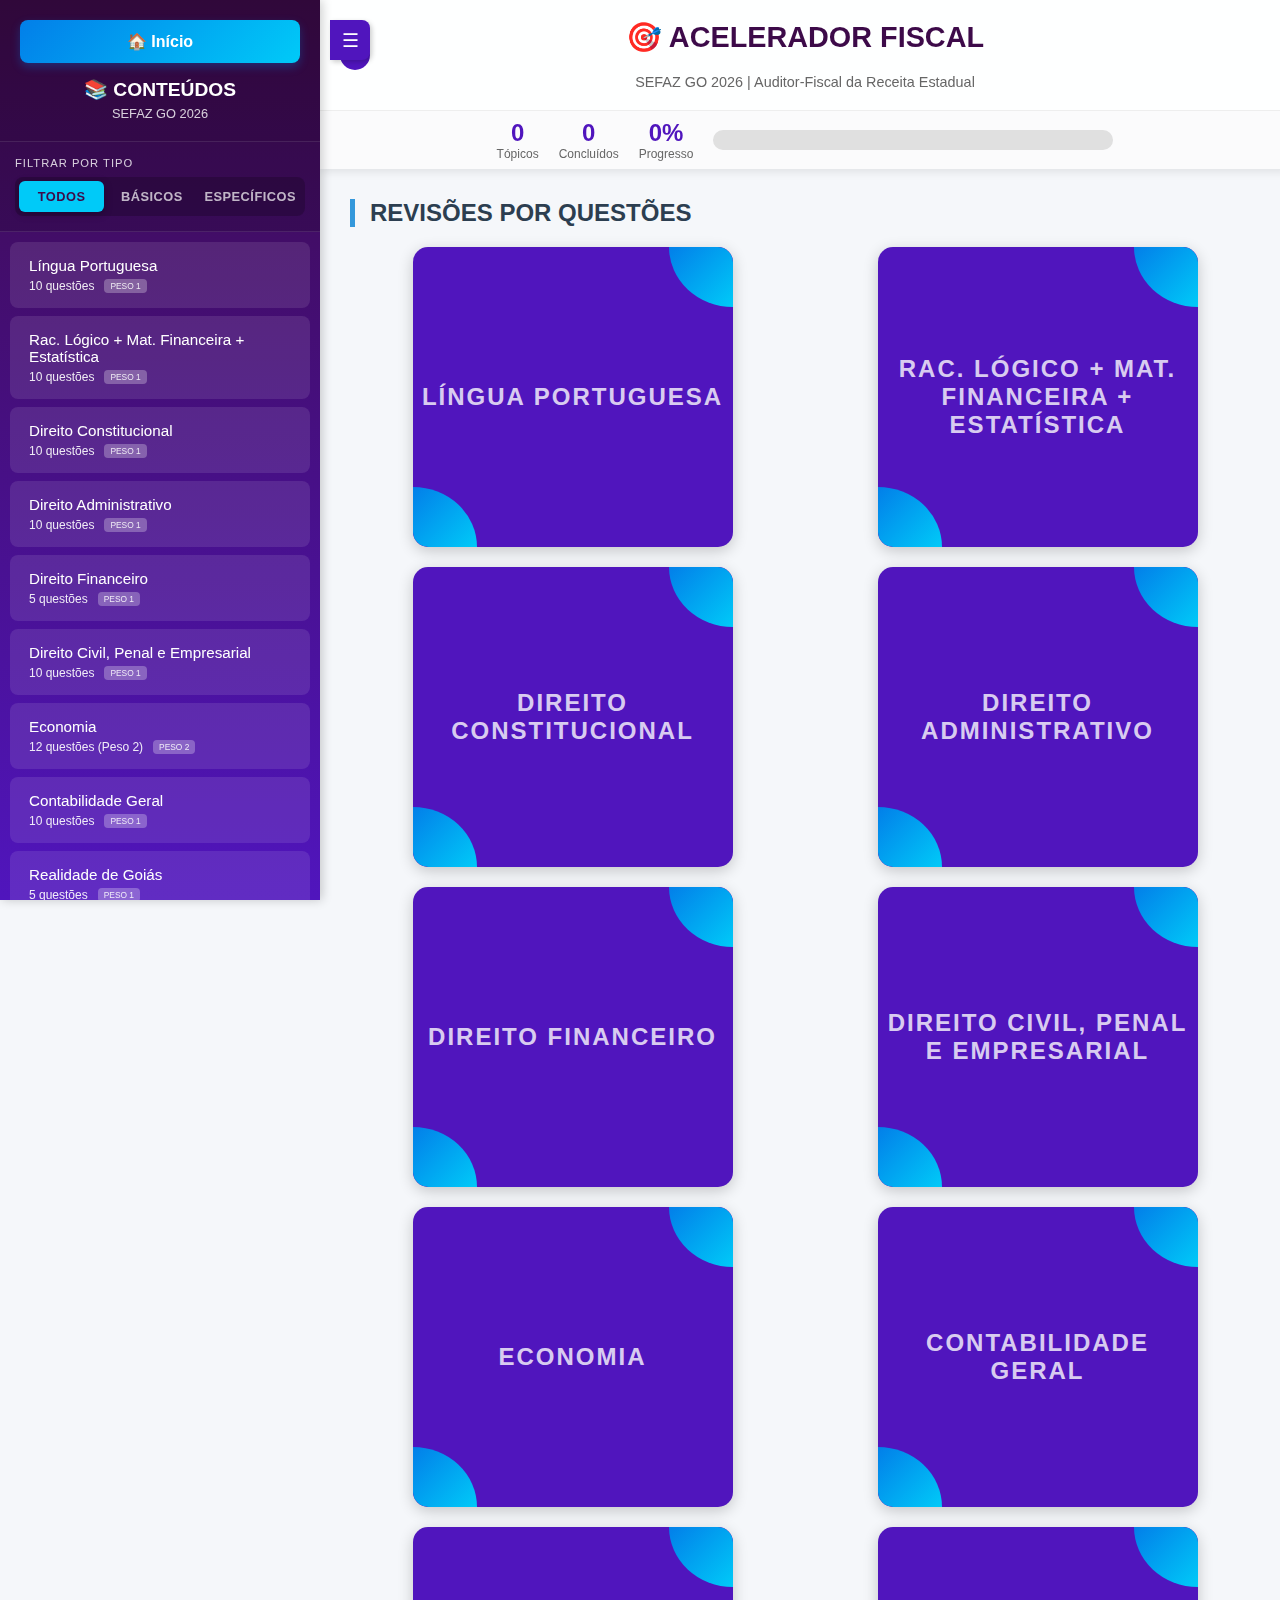
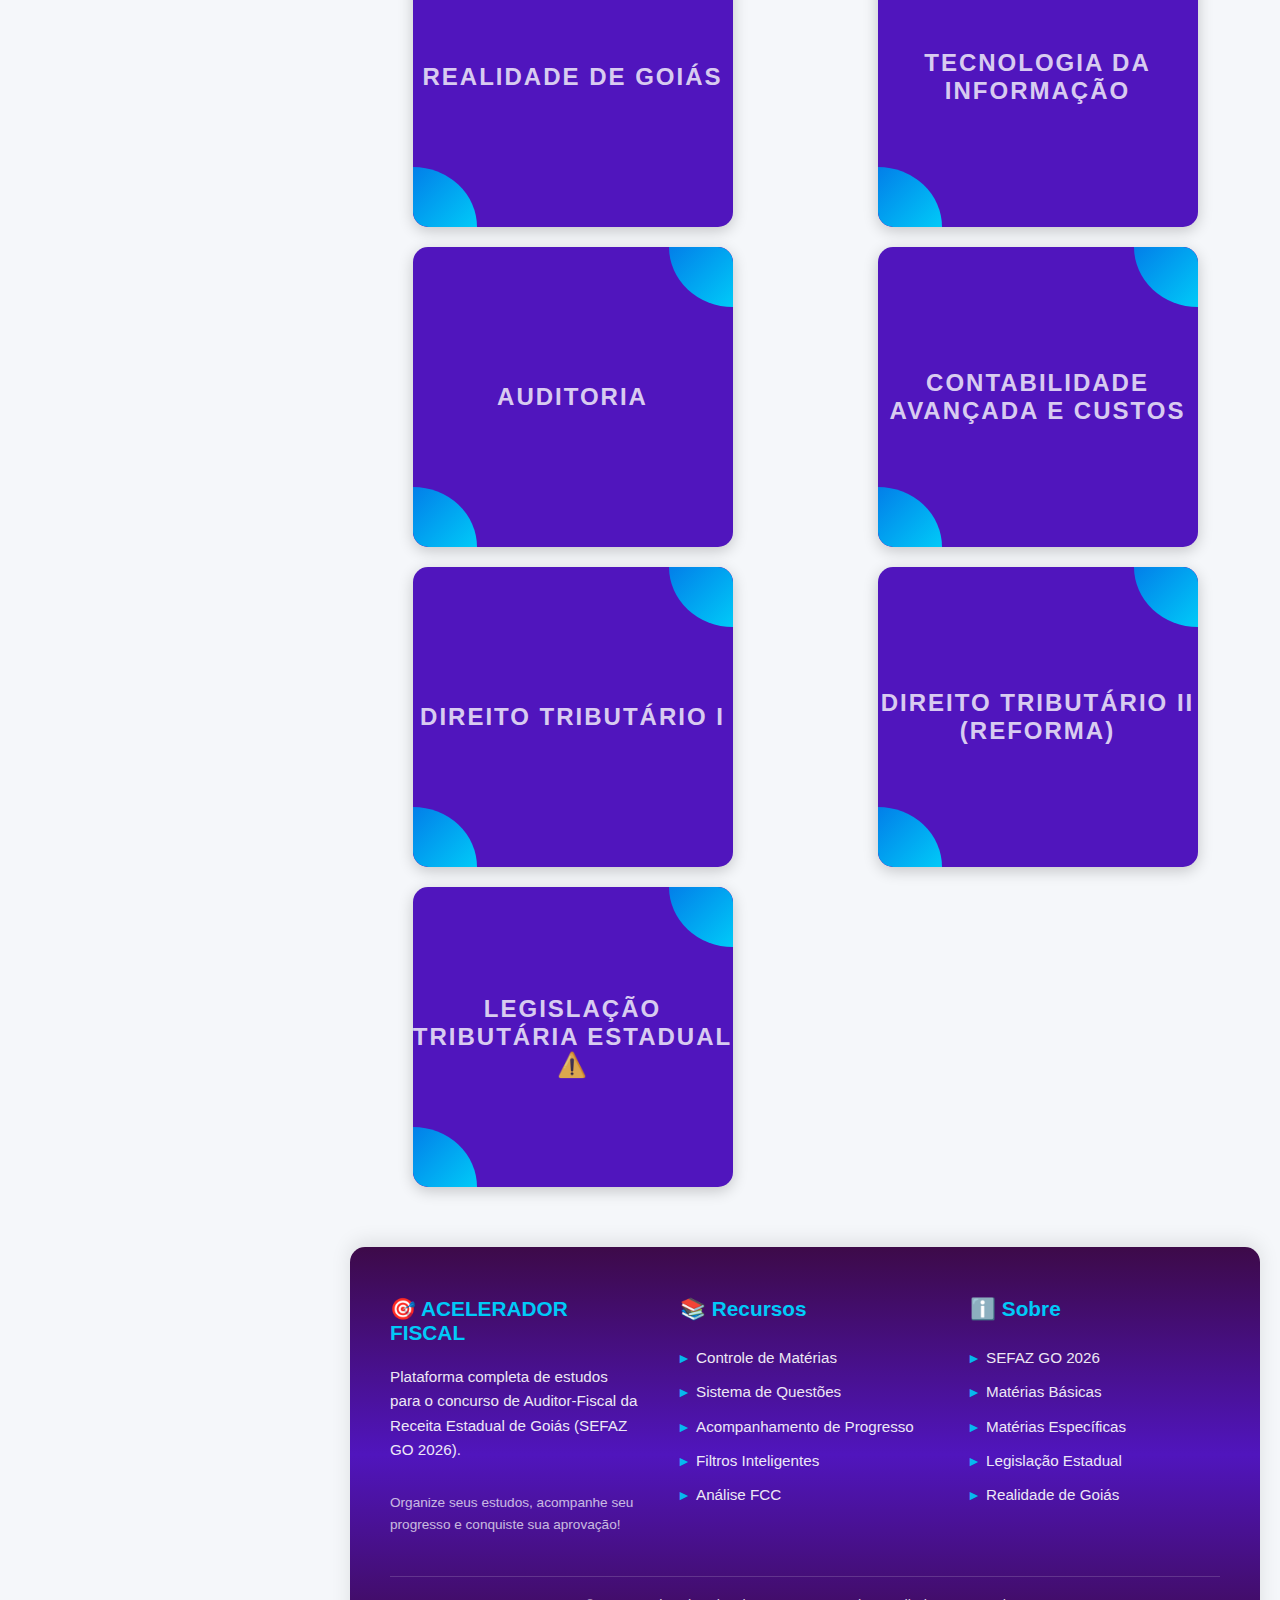
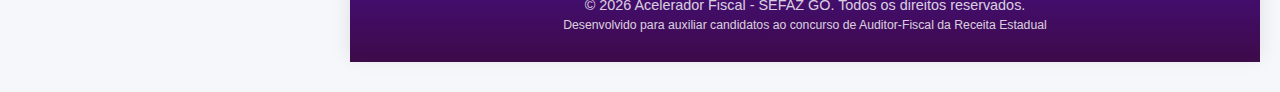
<file: index.html>
<!DOCTYPE html>
<html lang="pt-BR">

<head>
    <meta charset="UTF-8">
    <meta name="viewport" content="width=device-width, initial-scale=1.0">
    <title>ESTUDOS AUDITOR FISCAL - SEFAZ GO 2026</title>
    <link rel="stylesheet" href="css/style.css">
</head>

<body>

    <div class="app-container">
        <!-- Sidebar -->
        <nav class="sidebar" id="sidebar">
            <button class="menu-toggle" onclick="toggleSidebar()" title="Menu">☰</button>

            <div class="sidebar-header">
                <button class="menu-home-btn" onclick="goToHome()">🏠 Início</button>
                <div class="sidebar-title" style="margin-top: 15px;">📚 CONTEÚDOS</div>
                <div class="sidebar-subtitle">SEFAZ GO 2026</div>
            </div>

            <!-- FILTROS DO MENU -->
            <div class="menu-filters">
                <span class="filter-label">Filtrar por tipo</span>
                <div class="filter-buttons">
                    <button class="filter-btn active" onclick="filtrarMaterias('todos', this)">Todos</button>
                    <button class="filter-btn" onclick="filtrarMaterias('basico', this)">Básicos</button>
                    <button class="filter-btn" onclick="filtrarMaterias('especifico', this)">Específicos</button>
                </div>
            </div>

            <div class="materias-list" id="materias-list"></div>
        </nav>

        <!-- Main Content -->
        <main class="main-content" id="main-content">
            <!-- Header -->
            <header class="header" id="header">
                <div class="header-top">
                    <button class="toggle-header-btn" onclick="toggleHeader()" title="Minimizar/Expandir">▲</button>
                    <div class="header-title-section">
                        <h1>🎯 ACELERADOR FISCAL</h1>
                        <div class="header-subtitle">SEFAZ GO 2026 | Auditor-Fiscal da Receita Estadual</div>
                    </div>
                </div>

                <div class="header-stats" id="header-stats">
                    <div class="stat-box">
                        <div class="stat-number" id="total-topicos">0</div>
                        <div class="stat-label">Tópicos</div>
                    </div>
                    <div class="stat-box">
                        <div class="stat-number" id="concluidos">0</div>
                        <div class="stat-label">Concluídos</div>
                    </div>
                    <div class="stat-box">
                        <div class="stat-number" id="percentual">0%</div>
                        <div class="stat-label">Progresso</div>
                    </div>
                    <div class="progress-box">
                        <div class="progress-bar-container">
                            <div class="progress-bar" id="progress-bar" style="width: 0%">0%</div>
                        </div>
                    </div>
                </div>
            </header>

            <!-- Content -->
            <div class="content-area" id="content-area">
                <div id="dynamic-content">
                    <div class="welcome-message">
                        <h2>Selecione uma matéria no menu lateral para começar</h2>
                        <p style="margin-top: 20px;">Clique no ☰ para abrir o menu</p>
                    </div>
                </div>

                <footer class="app-footer">
                    <div class="footer-content">
                        <div class="footer-section">
                            <h3>🎯 ACELERADOR FISCAL</h3>
                            <p>Plataforma completa de estudos para o concurso de Auditor-Fiscal da Receita Estadual de
                                Goiás (SEFAZ GO 2026).</p>
                            <p style="margin-top: 15px; font-size: 0.85em; opacity: 0.7;">Organize seus estudos,
                                acompanhe seu progresso e conquiste sua aprovação!</p>
                        </div>

                        <div class="footer-section">
                            <h3>📚 Recursos</h3>
                            <ul>
                                <li>Controle de Matérias</li>
                                <li>Sistema de Questões</li>
                                <li>Acompanhamento de Progresso</li>
                                <li>Filtros Inteligentes</li>
                                <li>Análise FCC</li>
                            </ul>
                        </div>

                        <div class="footer-section">
                            <h3>ℹ️ Sobre</h3>
                            <ul>
                                <li>SEFAZ GO 2026</li>
                                <li>Matérias Básicas</li>
                                <li>Matérias Específicas</li>
                                <li>Legislação Estadual</li>
                                <li>Realidade de Goiás</li>
                            </ul>
                        </div>
                    </div>

                    <div class="footer-bottom">
                        <p>&copy; 2026 Acelerador Fiscal - SEFAZ GO. Todos os direitos reservados.</p>
                        <p style="margin-top: 5px; font-size: 0.85em;">Desenvolvido para auxiliar candidatos ao concurso
                            de Auditor-Fiscal da Receita Estadual</p>
                    </div>
                </footer>
            </div>

        </main>
    </div>

    <div class="save-indicator" id="save-indicator">💾 Salvo!</div>

    <!-- Modal de Questões -->
    <div class="modal-overlay" id="questoes-modal">
        <div class="modal-container">
            <div class="modal-header">
                <div class="modal-title" id="modal-title">Questões</div>
                <button class="modal-close-btn" onclick="fecharModal()">×</button>
            </div>
            <div class="modal-body" id="modal-body">
                <!-- Conteúdo será injetado aqui -->
            </div>
        </div>
    </div>

    <script src="js/script.js"></script>
</body>

</html>
</file>
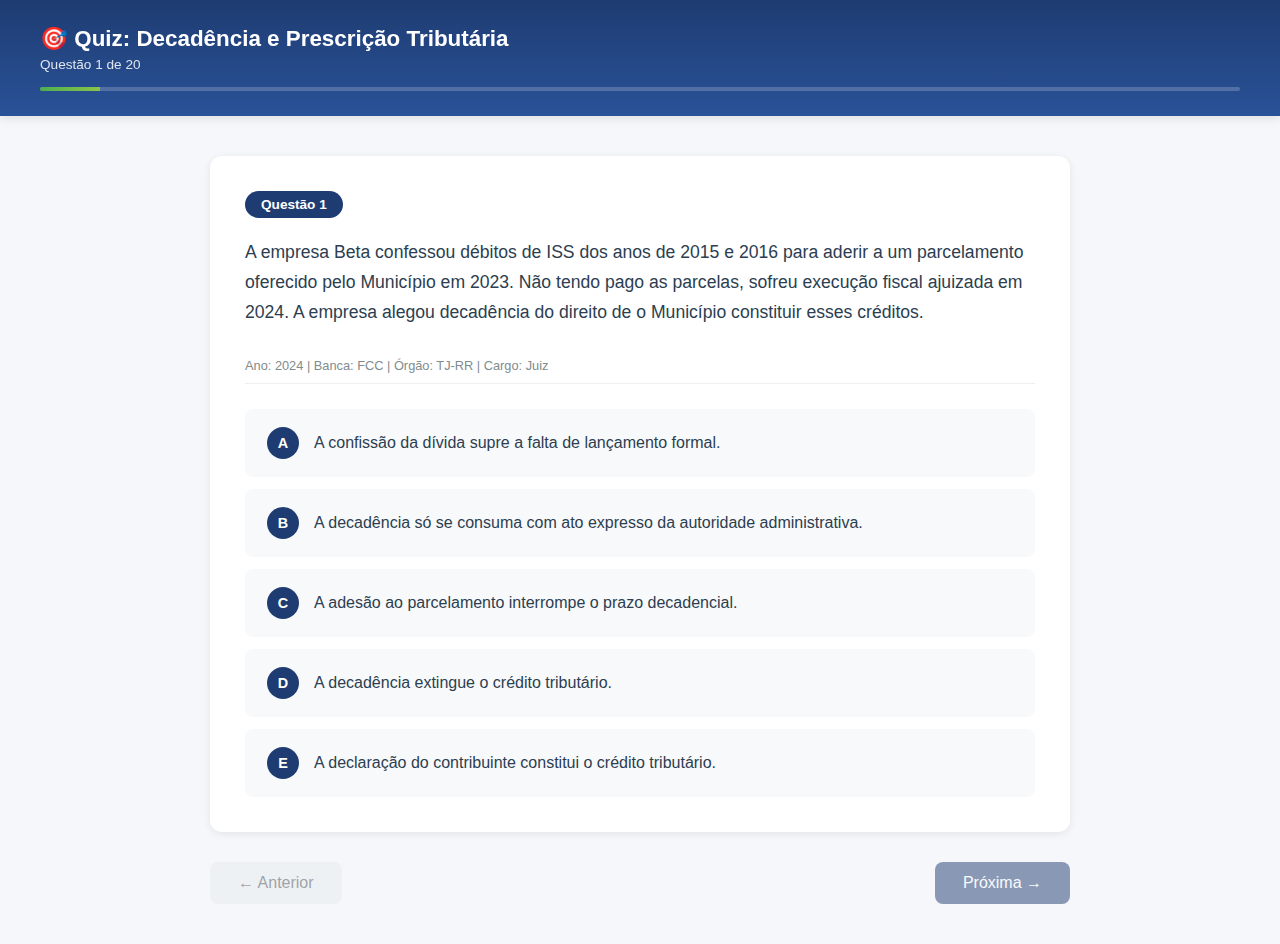
<file: 20questoesExtincao.html>
<!DOCTYPE html>
<html lang="pt-BR">

<head>
    <meta charset="UTF-8">
    <meta name="viewport" content="width=device-width, initial-scale=1.0">
    <title>Quiz: Decadência e Prescrição Tributária | SEFAZ GO</title>
    <style>
        * {
            margin: 0;
            padding: 0;
            box-sizing: border-box;
        }

        body {
            font-family: 'Segoe UI', Tahoma, Geneva, Verdana, sans-serif;
            background: #f5f7fa;
            min-height: 100vh;
        }

        /* Header - Identidade Acelerador Fiscal */
        .quiz-header {
            background: linear-gradient(180deg, #1e3c72 0%, #2a5298 100%);
            color: white;
            padding: 25px 40px;
            box-shadow: 0 2px 10px rgba(0, 0, 0, 0.1);
            position: sticky;
            top: 0;
            z-index: 100;
        }

        .quiz-header h1 {
            font-size: 1.4em;
            margin-bottom: 5px;
            font-weight: 600;
        }

        .quiz-header p {
            opacity: 0.85;
            font-size: 0.85em;
        }

        .quiz-progress {
            background: rgba(255, 255, 255, 0.2);
            height: 4px;
            border-radius: 10px;
            margin-top: 15px;
            overflow: hidden;
        }

        .quiz-progress-bar {
            background: linear-gradient(90deg, #4CAF50, #8BC34A);
            height: 100%;
            transition: width 0.3s ease;
        }

        /* Container Principal */
        .quiz-container {
            max-width: 900px;
            margin: 40px auto;
            padding: 0 20px;
        }

        /* Card da Questão - Minimalista */
        .question-card {
            background: white;
            border-radius: 12px;
            padding: 35px;
            box-shadow: 0 2px 8px rgba(0, 0, 0, 0.08);
            margin-bottom: 30px;
        }

        .question-number {
            display: inline-block;
            background: #1e3c72;
            color: white;
            padding: 6px 16px;
            border-radius: 20px;
            font-weight: 600;
            margin-bottom: 20px;
            font-size: 0.85em;
        }

        .question-text {
            font-size: 1.1em;
            line-height: 1.7;
            color: #2c3e50;
            margin-bottom: 20px;
        }

        .question-meta {
            font-size: 0.8em;
            color: #7f8c8d;
            padding: 10px 0;
            margin-bottom: 25px;
            border-bottom: 1px solid #ecf0f1;
        }

        /* Opções - Minimalistas */
        .options-container {
            display: flex;
            flex-direction: column;
            gap: 12px;
        }

        .option {
            background: #f8f9fa;
            border: 2px solid transparent;
            border-radius: 8px;
            padding: 16px 20px;
            cursor: pointer;
            transition: all 0.2s ease;
            display: flex;
            align-items: center;
            gap: 15px;
        }

        .option:hover:not(.disabled) {
            background: #e9ecef;
            border-color: #1e3c72;
            transform: translateX(5px);
        }

        .option-letter {
            background: #1e3c72;
            color: white;
            width: 32px;
            height: 32px;
            border-radius: 50%;
            display: flex;
            align-items: center;
            justify-content: center;
            font-weight: 600;
            flex-shrink: 0;
            font-size: 0.9em;
        }

        .option-text {
            flex: 1;
            color: #2c3e50;
            line-height: 1.5;
        }

        /* Estados das respostas */
        .option.correct {
            background: #d4edda;
            border-color: #28a745;
        }

        .option.correct .option-letter {
            background: #28a745;
        }

        .option.wrong {
            background: #f8d7da;
            border-color: #dc3545;
        }

        .option.wrong .option-letter {
            background: #dc3545;
        }

        .option.disabled {
            cursor: not-allowed;
        }

        /* Feedback */
        .feedback {
            margin-top: 20px;
            padding: 15px;
            border-radius: 8px;
            font-weight: 500;
            display: none;
        }

        .feedback.show {
            display: block;
        }

        .feedback.success {
            background: #d4edda;
            color: #155724;
            border: 1px solid #c3e6cb;
        }

        .feedback.error {
            background: #f8d7da;
            color: #721c24;
            border: 1px solid #f5c6cb;
        }

        /* Controles - Minimalistas */
        .quiz-controls {
            display: flex;
            justify-content: space-between;
            gap: 15px;
            margin-top: 25px;
        }

        .btn {
            padding: 12px 28px;
            border: none;
            border-radius: 8px;
            cursor: pointer;
            font-size: 1em;
            font-weight: 500;
            transition: all 0.2s ease;
            font-family: inherit;
        }

        .btn-secondary {
            background: #e9ecef;
            color: #495057;
        }

        .btn-secondary:hover:not(:disabled) {
            background: #dee2e6;
        }

        .btn-primary {
            background: #1e3c72;
            color: white;
        }

        .btn-primary:hover:not(:disabled) {
            background: #2a5298;
        }

        .btn:disabled {
            opacity: 0.5;
            cursor: not-allowed;
        }

        /* Resultado Final - Minimalista */
        .score-display {
            text-align: center;
            padding: 50px 20px;
        }

        .score-display h2 {
            color: #1e3c72;
            font-size: 2em;
            margin-bottom: 20px;
        }

        .score-display p {
            font-size: 1.1em;
            color: #495057;
            margin: 15px 0;
        }

        .score-percentage {
            font-size: 3.5em;
            font-weight: bold;
            color: #1e3c72;
            margin: 30px 0;
        }

        /* Responsivo */
        @media (max-width: 768px) {
            .quiz-header {
                padding: 20px;
            }

            .quiz-header h1 {
                font-size: 1.2em;
            }

            .question-card {
                padding: 25px 20px;
            }

            .quiz-controls {
                flex-direction: column;
            }

            .btn {
                width: 100%;
            }
        }
    </style>
</head>

<body>
    <!-- Header -->
    <div class="quiz-header">
        <h1>🎯 Quiz: Decadência e Prescrição Tributária</h1>
        <p id="questionCounter">Questão 1 de 20</p>
        <div class="quiz-progress">
            <div class="quiz-progress-bar" id="progressBar" style="width: 5%"></div>
        </div>
    </div>

    <!-- Container -->
    <div class="quiz-container">
        <div id="quizBody"></div>

        <div class="quiz-controls">
            <button class="btn btn-secondary" id="prevBtn" onclick="previousQuestion()">← Anterior</button>
            <button class="btn btn-primary" id="nextBtn" onclick="nextQuestion()" disabled>Próxima →</button>
        </div>
    </div>

    <script>
        const questions = [
            {
                id: 1,
                text: "A empresa Beta confessou débitos de ISS dos anos de 2015 e 2016 para aderir a um parcelamento oferecido pelo Município em 2023. Não tendo pago as parcelas, sofreu execução fiscal ajuizada em 2024. A empresa alegou decadência do direito de o Município constituir esses créditos.",
                meta: "Ano: 2024 | Banca: FCC | Órgão: TJ-RR | Cargo: Juiz",
                options: [
                    "A confissão da dívida supre a falta de lançamento formal.",
                    "A decadência só se consuma com ato expresso da autoridade administrativa.",
                    "A adesão ao parcelamento interrompe o prazo decadencial.",
                    "A decadência extingue o crédito tributário.",
                    "A declaração do contribuinte constitui o crédito tributário."
                ],
                correct: 3
            },
            {
                id: 2,
                text: "Sobre a diferença entre prescrição e decadência no Direito Tributário, considere o caso em que o Município perdeu o direito de constituir formalmente o crédito tributário de IPTU após 5 anos do fato gerador.",
                meta: "Ano: 2023 | Banca: VUNESP | Órgão: Prefeitura de Suzano | Cargo: Procurador",
                options: [
                    "A prescrição só se aplica a impostos.",
                    "A decadência impede o lançamento após 5 anos do fato gerador.",
                    "A prescrição ocorre em 5 anos após o lançamento.",
                    "Ambos os institutos são interrompidos por Ação Direta de Inconstitucionalidade."
                ],
                correct: 1
            },
            {
                id: 3,
                text: "Em se tratando de tributo sujeito a lançamento por homologação, salvo na hipótese de dolo, fraude ou simulação, o prazo decadencial para a Fazenda Pública constituir o crédito tributário conta-se",
                meta: "Ano: 2022 | Banca: FCC | Órgão: SEFAZ-PE | Cargo: Auditor Fiscal",
                options: [
                    "da data do pagamento antecipado.",
                    "da data da ocorrência do fato gerador.",
                    "do conhecimento pelo sujeito ativo da ocorrência do fato gerador.",
                    "do primeiro dia do exercício seguinte àquele em que o lançamento poderia ter sido efetuado.",
                    "do primeiro dia do exercício seguinte àquele em que o pagamento foi efetuado."
                ],
                correct: 1
            },
            {
                id: 4,
                text: "A notificação do lançamento através de auto de infração cessa a contagem do prazo decadencial para a constituição do crédito tributário.",
                meta: "Ano: 2021 | Banca: CESPE | Órgão: TCE-RJ | Cargo: Auditor",
                options: [
                    "Certo",
                    "Errado"
                ],
                correct: 1
            },
            {
                id: 5,
                text: "A prescrição e a decadência se aplicam para o procedimento administrativo relativo a:",
                meta: "Ano: 2021 | Banca: FGV | Órgão: TCE-AM | Cargo: Auditor",
                options: [
                    "Revisão do crédito tributário.",
                    "Extinção do crédito tributário.",
                    "Suspensão da exigibilidade do crédito tributário.",
                    "Pagamento do crédito tributário."
                ],
                correct: 1
            },
            {
                id: 6,
                text: "Sobre os créditos de foro, laudêmio e taxa de ocupação de imóveis da União, e considerando o Tema 1142 do STJ:",
                meta: "Ano: 2020 | Banca: CESPE | Órgão: MPE-CE | Cargo: Promotor",
                options: [
                    "A Taxa de Ocupação é receita de natureza tributária.",
                    "O foro é receita patrimonial e deve ser aplicado em obras no local do imóvel.",
                    "O prazo decadencial é decenal, limitado a 5 anos para período anterior à inscrição em dívida ativa.",
                    "Os créditos estão submetidos aos prazos de decadência e prescrição de 5 anos, conforme Lei 9.636/1998 e Tema 1142/STJ.",
                    "O laudêmio é taxa paga previamente, aplicando-se o CTN por analogia."
                ],
                correct: 3
            },
            {
                id: 7,
                text: "O Código Tributário Nacional prescreve que o lançamento tributário:",
                meta: "Ano: 2020 | Banca: FCC | Órgão: SEFAZ-BA | Cargo: Auditor Fiscal",
                options: [
                    "É ato privativo da Administração Pública ou pessoa jurídica de direito público.",
                    "A homologação é ato da Administração Pública e do sujeito passivo.",
                    "O sujeito passivo pode constituir o crédito tributário.",
                    "O lançamento misto é constituído com informações da Administração, sujeito passivo ou terceiros.",
                    "No autolançamento, a decadência inicia no primeiro dia do exercício seguinte ao fato gerador."
                ],
                correct: 3
            },
            {
                id: 8,
                text: "Nos termos do art. 195, parágrafo único, do CTN, o período em que os contribuintes devem conservar os livros obrigatórios está atrelado ao prazo de:",
                meta: "Ano: 2020 | Banca: FCC | Órgão: TJ-MA | Cargo: Juiz",
                options: [
                    "Decadência dos créditos tributários.",
                    "Decadência dos débitos inscritos em dívida ativa.",
                    "Prescrição do ajuizamento de mandado de segurança.",
                    "Prescrição dos créditos tributários."
                ],
                correct: 3
            },
            {
                id: 9,
                text: "Nos tributos sujeitos a lançamento por homologação, se a lei não fixar prazo a homologação, será ele de:",
                meta: "Ano: 2019 | Banca: VUNESP | Órgão: Prefeitura de Guarulhos | Cargo: Procurador",
                options: [
                    "2 anos, a contar da data da ocorrência do fato gerador.",
                    "5 anos, a contar da data da ocorrência do fato gerador.",
                    "3 anos, a contar da data da ocorrência do fato gerador.",
                    "10 anos, a contar da data da homologação."
                ],
                correct: 1
            },
            {
                id: 10,
                text: "A Lei 8.212/91, em seus artigos 45 e 46, estabeleceu prazos de prescrição e decadência para contribuições previdenciárias. Um advogado alega que tais dispositivos permanecem aplicáveis. Sobre essa discussão:",
                meta: "Ano: 2019 | Banca: FCC | Órgão: SEFAZ-SC | Cargo: Auditor Fiscal",
                options: [
                    "O advogado está correto.",
                    "A Lei 8.212/91 pode disciplinar os prazos, desde que não contrarie o CTN.",
                    "Os artigos 45 e 46 foram declarados inconstitucionais pelo STF.",
                    "Contribuições previdenciárias não são tributárias.",
                    "O CTN não disciplina contribuições previdenciárias."
                ],
                correct: 2
            },
            {
                id: 11,
                text: "Sobre a normatização de prescrição e decadência tributária, segundo posicionamento do STF:",
                meta: "Ano: 2019 | Banca: CESPE | Órgão: PGE-PE | Cargo: Procurador",
                options: [
                    "Depende da espécie tributária envolvida.",
                    "Ambas só podem ser disciplinadas por lei complementar.",
                    "Ambas podem ser disciplinadas por lei complementar ou lei ordinária.",
                    "Decadência só por lei complementar; prescrição por lei ordinária.",
                    "Prescrição só por lei complementar; decadência por lei ordinária."
                ],
                correct: 1
            },
            {
                id: 12,
                text: "O Município notificou o contribuinte em 15/04/2020 sobre contribuição de melhoria, com prazo de pagamento até 14/05/2020. O prazo para cobrança do crédito é:",
                meta: "Ano: 2019 | Banca: VUNESP | Órgão: Prefeitura de Ribeirão Preto | Cargo: Procurador",
                options: [
                    "Decadencial, contado de 15/04/2020.",
                    "Prescricional, contado de 01/01/2021.",
                    "Prescricional, contado de 16/04/2020.",
                    "Decadencial, contado de 15/05/2020.",
                    "Prescricional, contado de 15/05/2020."
                ],
                correct: 4
            },
            {
                id: 13,
                text: "Segundo as regras gerais do CTN, o prazo legal para a Fazenda Pública exercer a exigibilidade do crédito tributário é de:",
                meta: "Ano: 2019 | Banca: FCC | Órgão: SEFAZ-AP | Cargo: Auditor Fiscal",
                options: [
                    "5 anos, decadencial, após o lançamento.",
                    "5 anos, prescricional, após o lançamento.",
                    "5 anos, prescricional, após o fato gerador.",
                    "2 anos, decadencial, após o fato gerador.",
                    "2 anos, prescricional, após o lançamento."
                ],
                correct: 1
            },
            {
                id: 14,
                text: "O prazo decadencial para a Fazenda Pública constituir o crédito tributário é de:",
                meta: "Ano: 2018 | Banca: FCC | Órgão: ALESE | Cargo: Procurador",
                options: [
                    "4 anos.",
                    "3 anos.",
                    "2 anos.",
                    "6 anos.",
                    "5 anos."
                ],
                correct: 4
            },
            {
                id: 15,
                text: "Em 2018, empresa pagou ISS antecipadamente, mas omitiu parte dos valores. Em 2024, o Fisco constitui o crédito sobre a parte não paga. Não houve dolo ou fraude.",
                meta: "Ano: 2019 | Banca: VUNESP | Órgão: Prefeitura de São Paulo | Cargo: Auditor Fiscal",
                options: [
                    "Todos os créditos extintos por decadência (2018-2023).",
                    "Crédito não pago pode ser constituído (decadência conta de 01/01/2019).",
                    "Crédito pago pode ser revisado (extinção condicional).",
                    "Crédito pago pode ser revisado (decadência inicia com homologação).",
                    "Crédito não pago extinto em 2023 (decadência do fato gerador)."
                ],
                correct: 1
            },
            {
                id: 16,
                text: "Contribuinte apresentou declaração de IRPF em 31/05/2024, não tendo sido homologada. O termo final do prazo decadencial é:",
                meta: "Ano: 2018 | Banca: FCC | Órgão: SEFAZ-GO | Cargo: Auditor Fiscal",
                options: [
                    "01/01/2030.",
                    "31/05/2029.",
                    "31/05/2030.",
                    "01/01/2029."
                ],
                correct: 0
            },
            {
                id: 17,
                text: "O prazo decadencial para lançamento de ofício do IPVA (Estado) e IPTU (Município) do ano de 2023 inicia e termina em:",
                meta: "Ano: 2018 | Banca: CESPE | Órgão: SEFAZ-RS | Cargo: Auditor Fiscal",
                options: [
                    "01/01/2023 a 31/12/2028.",
                    "01/01/2024 a 31/12/2029.",
                    "01/01/2024 a 31/12/2028.",
                    "01/01/2023 a 31/12/2029."
                ],
                correct: 2
            },
            {
                id: 18,
                text: "O prazo para a Fazenda Pública lançar tributo sujeito a lançamento por homologação é de:",
                meta: "Ano: 2017 | Banca: FCC | Órgão: SEFAZ-MA | Cargo: Auditor Fiscal",
                options: [
                    "2 anos, a contar do fato gerador.",
                    "5 anos, a contar da constituição do crédito.",
                    "3 anos, a contar da notificação.",
                    "10 anos, a contar da homologação.",
                    "5 anos, a contar do fato gerador."
                ],
                correct: 4
            },
            {
                id: 19,
                text: "A prescrição da ação de cobrança do crédito tributário (5 anos) se interrompe por:",
                meta: "Ano: 2017 | Banca: VUNESP | Órgão: Prefeitura de Bauru | Cargo: Procurador",
                options: [
                    "Despacho do juiz que ordena a citação em execução fiscal.",
                    "Protesto judicial.",
                    "Qualquer ato judicial que não constitua em mora.",
                    "Qualquer ato extrajudicial de reconhecimento."
                ],
                correct: 0
            },
            {
                id: 20,
                text: "Empresa comete fraude (falsificação) para pagar menos ICMS. Saída da mercadoria: 05/04/2023. Pagamento parcial: 15/05/2023. Prazo do Fisco para constituir o crédito:",
                meta: "Ano: 2016 | Banca: FCC | Órgão: SEFAZ-MT | Cargo: Auditor Fiscal",
                options: [
                    "5 anos, a contar da saída (houve pagamento parcial).",
                    "5 anos, a contar de 01/01/2024 (havendo fraude, inicia no exercício seguinte).",
                    "5 anos, a contar do pagamento (houve pagamento parcial).",
                    "5 anos, a contar de 01/01/2024 (houve pagamento parcial).",
                    "10 anos, a contar do fato gerador (é por homologação)."
                ],
                correct: 1
            }
        ];

        let currentQuestion = 0;
        let score = 0;
        let answered = [];

        function loadQuestion() {
            const question = questions[currentQuestion];
            const quizBody = document.getElementById('quizBody');

            const letters = ['A', 'B', 'C', 'D', 'E'];
            const optionsHTML = question.options.map((option, index) => `
                <div class="option" onclick="selectAnswer(${index})" id="option-${index}">
                    <div class="option-letter">${letters[index]}</div>
                    <div class="option-text">${option}</div>
                </div>
            `).join('');

            quizBody.innerHTML = `
                <div class="question-card">
                    <span class="question-number">Questão ${question.id}</span>
                    <div class="question-text">${question.text}</div>
                    <div class="question-meta">${question.meta}</div>
                    <div class="options-container">
                        ${optionsHTML}
                    </div>
                    <div class="feedback" id="feedback"></div>
                </div>
            `;

            updateProgress();
            updateButtons();
        }

        function selectAnswer(index) {
            if (answered[currentQuestion]) return;

            const question = questions[currentQuestion];
            const feedback = document.getElementById('feedback');
            const options = document.querySelectorAll('.option');

            options.forEach(opt => opt.classList.add('disabled'));

            if (index === question.correct) {
                options[index].classList.add('correct');
                feedback.className = 'feedback show success';
                feedback.innerHTML = '✅ Resposta Correta!';
                score++;
            } else {
                options[index].classList.add('wrong');
                options[question.correct].classList.add('correct');
                const letters = ['A', 'B', 'C', 'D', 'E'];
                feedback.className = 'feedback show error';
                feedback.innerHTML = `❌ Resposta Incorreta! A resposta correta é a alternativa ${letters[question.correct]}.`;
            }

            answered[currentQuestion] = true;
            updateButtons();
        }

        function nextQuestion() {
            if (currentQuestion < questions.length - 1) {
                currentQuestion++;
                loadQuestion();
            } else {
                showFinalScore();
            }
        }

        function previousQuestion() {
            if (currentQuestion > 0) {
                currentQuestion--;
                loadQuestion();
            }
        }

        function updateProgress() {
            const progress = ((currentQuestion + 1) / questions.length) * 100;
            document.getElementById('progressBar').style.width = progress + '%';
            document.getElementById('questionCounter').textContent = `Questão ${currentQuestion + 1} de ${questions.length}`;
        }

        function updateButtons() {
            document.getElementById('prevBtn').disabled = currentQuestion === 0;
            document.getElementById('nextBtn').disabled = !answered[currentQuestion];

            if (currentQuestion === questions.length - 1 && answered[currentQuestion]) {
                document.getElementById('nextBtn').textContent = 'Ver Resultado →';
            } else {
                document.getElementById('nextBtn').textContent = 'Próxima →';
            }
        }

        function showFinalScore() {
            const percentage = Math.round((score / questions.length) * 100);
            const quizBody = document.getElementById('quizBody');

            let message = '';
            if (percentage >= 70) {
                message = '🎉 Excelente! Você está preparado!';
            } else if (percentage >= 50) {
                message = '👍 Bom trabalho! Continue estudando!';
            } else {
                message = '📚 Continue estudando! Você vai conseguir!';
            }

            quizBody.innerHTML = `
                <div class="question-card score-display">
                    <h2>${message}</h2>
                    <p>Você acertou <strong>${score}</strong> de <strong>${questions.length}</strong> questões</p>
                    <div class="score-percentage">${percentage}%</div>
                    <button class="btn btn-primary" onclick="restartQuiz()">🔄 Refazer Quiz</button>
                </div>
            `;

            document.querySelector('.quiz-controls').style.display = 'none';
        }

        function restartQuiz() {
            currentQuestion = 0;
            score = 0;
            answered = [];
            document.querySelector('.quiz-controls').style.display = 'flex';
            loadQuestion();
        }

        // Inicializar quiz
        loadQuestion();
    </script>
</body>

</html>
</file>
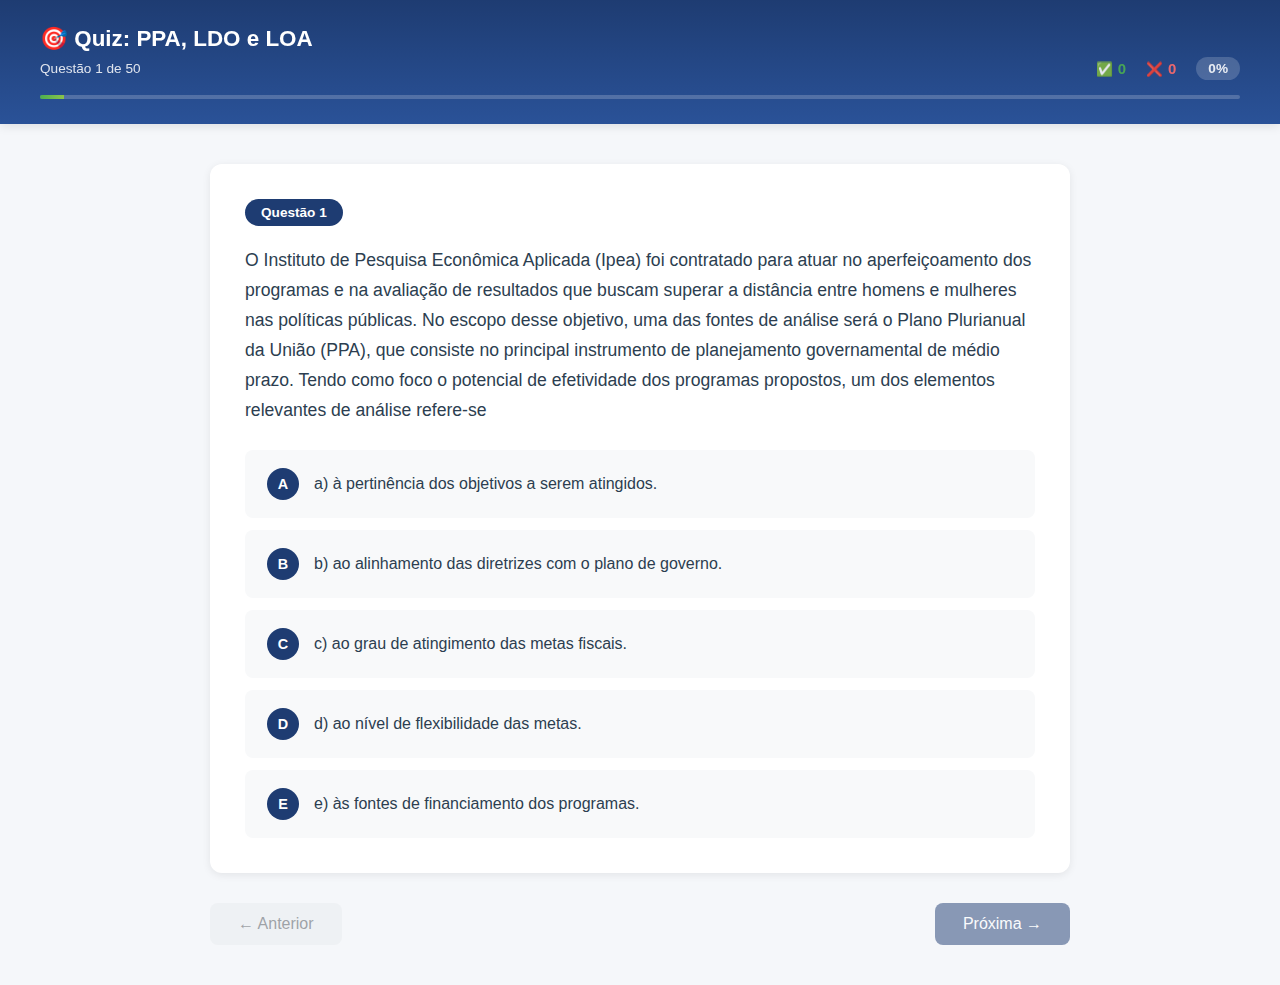
<file: quiz_ppa_ldo_loa.html>
<!DOCTYPE html>
<html lang="pt-BR">
<head>
    <meta charset="UTF-8">
    <meta name="viewport" content="width=device-width, initial-scale=1.0">
    <title>Quiz: PPA, LDO e LOA | SEFAZ GO</title>
    <style>
        * { margin: 0; padding: 0; box-sizing: border-box; }
        body { font-family: 'Segoe UI', Tahoma, Geneva, Verdana, sans-serif; background: #f5f7fa; min-height: 100vh; }
        
        .quiz-header { background: linear-gradient(180deg, #1e3c72 0%, #2a5298 100%); color: white; padding: 25px 40px; box-shadow: 0 2px 10px rgba(0, 0, 0, 0.1); position: sticky; top: 0; z-index: 100; }
        .quiz-header h1 { font-size: 1.4em; margin-bottom: 5px; font-weight: 600; }
        .quiz-header-info { display: flex; justify-content: space-between; align-items: center; margin-bottom: 5px; gap: 20px; }
        .quiz-header p { opacity: 0.85; font-size: 0.85em; margin: 0; }
        
        .quiz-stats { display: flex; gap: 20px; align-items: center; opacity: 0.9; }
        .stat-item { display: flex; align-items: center; gap: 5px; font-size: 0.85em; }
        .stat-value { font-weight: 700; font-size: 1.1em; }
        .stat-correct { color: #4CAF50; }
        .stat-wrong { color: #ff6b6b; }
        .stat-percentage { background: rgba(255, 255, 255, 0.2); padding: 4px 12px; border-radius: 15px; font-weight: 700; }
        
        .quiz-progress { background: rgba(255, 255, 255, 0.2); height: 4px; border-radius: 10px; margin-top: 15px; overflow: hidden; }
        .quiz-progress-bar { background: linear-gradient(90deg, #4CAF50, #8BC34A); height: 100%; transition: width 0.3s ease; }
        
        .quiz-container { max-width: 900px; margin: 40px auto; padding: 0 20px; }
        .question-card { background: white; border-radius: 12px; padding: 35px; box-shadow: 0 2px 8px rgba(0, 0, 0, 0.08); margin-bottom: 30px; }
        .question-number { display: inline-block; background: #1e3c72; color: white; padding: 6px 16px; border-radius: 20px; font-weight: 600; margin-bottom: 20px; font-size: 0.85em; }
        .question-text { font-size: 1.1em; line-height: 1.7; color: #2c3e50; margin-bottom: 25px; }
        
        .options-container { display: flex; flex-direction: column; gap: 12px; }
        .option { background: #f8f9fa; border: 2px solid transparent; border-radius: 8px; padding: 16px 20px; cursor: pointer; transition: all 0.2s ease; display: flex; align-items: center; gap: 15px; }
        .option:hover:not(.disabled) { background: #e9ecef; border-color: #1e3c72; transform: translateX(5px); }
        .option-letter { background: #1e3c72; color: white; width: 32px; height: 32px; border-radius: 50%; display: flex; align-items: center; justify-content: center; font-weight: 600; flex-shrink: 0; font-size: 0.9em; }
        .option-text { flex: 1; color: #2c3e50; line-height: 1.5; }
        
        .option.correct { background: #d4edda; border-color: #28a745; }
        .option.correct .option-letter { background: #28a745; }
        .option.wrong { background: #f8d7da; border-color: #dc3545; }
        .option.wrong .option-letter { background: #dc3545; }
        .option.disabled { cursor: not-allowed; }
        
        .feedback { margin-top: 20px; padding: 15px; border-radius: 8px; font-weight: 500; display: none; }
        .feedback.show { display: block; }
        .feedback.success { background: #d4edda; color: #155724; border: 1px solid #c3e6cb; }
        .feedback.error { background: #f8d7da; color: #721c24; border: 1px solid #f5c6cb; }
        .feedback-explanation { margin-top: 10px; padding-top: 10px; border-top: 1px solid rgba(0,0,0,0.1); font-weight: normal; font-size: 0.95em; line-height: 1.6; }
        
        .quiz-controls { display: flex; justify-content: space-between; gap: 15px; margin-top: 25px; }
        .btn { padding: 12px 28px; border: none; border-radius: 8px; cursor: pointer; font-size: 1em; font-weight: 500; transition: all 0.2s ease; font-family: inherit; }
        .btn-secondary { background: #e9ecef; color: #495057; }
        .btn-secondary:hover:not(:disabled) { background: #dee2e6; }
        .btn-primary { background: #1e3c72; color: white; }
        .btn-primary:hover:not(:disabled) { background: #2a5298; }
        .btn:disabled { opacity: 0.5; cursor: not-allowed; }
        
        .score-display { text-align: center; padding: 50px 20px; }
        .score-display h2 { color: #1e3c72; font-size: 2em; margin-bottom: 20px; }
        .score-display p { font-size: 1.1em; color: #495057; margin: 15px 0; }
        .score-percentage { font-size: 3.5em; font-weight: bold; color: #1e3c72; margin: 30px 0; }
        .btn-view-history { background: #1e3c72; color: white; padding: 12px 28px; border: none; border-radius: 8px; cursor: pointer; font-size: 1em; font-weight: 500; transition: all 0.2s ease; margin-top: 15px; }
        .btn-view-history:hover { background: #2a5298; }
        
        /* Histórico */
        .history-section { background: white; border-radius: 12px; padding: 30px; margin-top: 30px; box-shadow: 0 2px 8px rgba(0, 0, 0, 0.08); }
        .history-header { display: flex; justify-content: space-between; align-items: center; margin-bottom: 25px; padding-bottom: 15px; border-bottom: 2px solid #e9ecef; }
        .history-title { font-size: 1.3em; color: #1e3c72; font-weight: 600; }
        .history-stats { display: grid; grid-template-columns: repeat(3, 1fr); gap: 20px; margin-bottom: 30px; }
        .stat-card { background: #f8f9fa; padding: 20px; border-radius: 10px; text-align: center; border: 2px solid transparent; transition: all 0.3s ease; }
        .stat-card:hover { border-color: #1e3c72; transform: translateY(-3px); }
        .stat-card.best { background: linear-gradient(135deg, #fff3e0 0%, #ffe0b2 100%); }
        .stat-card-value { font-size: 2em; font-weight: bold; color: #1e3c72; margin-bottom: 5px; }
        .stat-card-label { font-size: 0.85em; color: #666; text-transform: uppercase; letter-spacing: 0.5px; }
        .history-list { margin-top: 25px; }
        .history-list-title { font-size: 1.1em; color: #495057; margin-bottom: 15px; font-weight: 600; }
        .history-item { display: flex; justify-content: space-between; align-items: center; padding: 15px; background: #f8f9fa; border-radius: 8px; margin-bottom: 10px; border-left: 4px solid #1e3c72; transition: all 0.2s ease; }
        .history-item:hover { background: #e9ecef; transform: translateX(5px); }
        .history-item.best-score { background: linear-gradient(135deg, #fff3e0 0%, #ffe0b2 100%); border-left-color: #ffa726; }
        .history-date { font-size: 0.85em; color: #666; }
        .history-score { font-size: 1.1em; font-weight: 600; color: #1e3c72; }
        .history-badge { font-size: 1.2em; margin-left: 10px; }
        .chart-container { margin: 30px 0; padding: 20px; background: #f8f9fa; border-radius: 10px; }
        .chart-title { font-size: 1.1em; color: #495057; margin-bottom: 15px; font-weight: 600; }
        .chart { position: relative; height: 200px; display: flex; align-items: flex-end; justify-content: space-around; gap: 10px; padding: 20px 0; }
        .chart-bar { flex: 1; background: linear-gradient(180deg, #1e3c72 0%, #2a5298 100%); border-radius: 8px 8px 0 0; position: relative; min-height: 20px; transition: all 0.3s ease; cursor: pointer; }
        .chart-bar:hover { opacity: 0.8; transform: translateY(-5px); }
        .chart-bar.best { background: linear-gradient(180deg, #ffa726 0%, #ff9800 100%); }
        .chart-value { position: absolute; top: -25px; left: 50%; transform: translateX(-50%); font-size: 0.75em; font-weight: 600; color: #495057; }
        .chart-label { text-align: center; font-size: 0.7em; color: #666; margin-top: 8px; }
        .empty-history { text-align: center; padding: 40px 20px; color: #999; }
        .empty-history-icon { font-size: 3em; margin-bottom: 15px; }
        .btn-clear { background: #dc3545; color: white; padding: 10px 20px; border: none; border-radius: 8px; cursor: pointer; font-size: 0.9em; font-weight: 500; transition: all 0.2s ease; }
        .btn-clear:hover { background: #c82333; }
        
        @media (max-width: 768px) {
            .quiz-header { padding: 20px; }
            .quiz-header h1 { font-size: 1.2em; }
            .quiz-header-info { flex-direction: column; gap: 10px; align-items: flex-start; }
            .quiz-stats { gap: 15px; }
            .stat-item { font-size: 0.8em; }
            .question-card { padding: 25px 20px; }
            .quiz-controls { flex-direction: column; }
            .btn { width: 100%; }
            .history-stats { grid-template-columns: 1fr; gap: 15px; }
            .history-item { flex-direction: column; align-items: flex-start; gap: 8px; }
            .chart { height: 150px; }
            .history-section { padding: 20px; }
        }
    </style>
</head>
<body>
    <div class="quiz-header">
        <h1>🎯 Quiz: PPA, LDO e LOA</h1>
        <div class="quiz-header-info">
            <p id="questionCounter">Questão 1 de 50</p>
            <div class="quiz-stats">
                <div class="stat-item"><span>✅</span><span class="stat-value stat-correct" id="correctCount">0</span></div>
                <div class="stat-item"><span>❌</span><span class="stat-value stat-wrong" id="wrongCount">0</span></div>
                <div class="stat-item stat-percentage" id="percentageDisplay">0%</div>
            </div>
        </div>
        <div class="quiz-progress"><div class="quiz-progress-bar" id="progressBar" style="width: 2%"></div></div>
    </div>
    
    <div class="quiz-container">
        <div id="quizBody"></div>
        <div class="quiz-controls">
            <button class="btn btn-secondary" id="prevBtn" onclick="previousQuestion()">← Anterior</button>
            <button class="btn btn-primary" id="nextBtn" onclick="nextQuestion()" disabled>Próxima →</button>
        </div>
    </div>
    
    <script>
const questions = [
            {
                        "id": 1,
                        "text": "O Instituto de Pesquisa Econômica Aplicada (Ipea) foi contratado para atuar no aperfeiçoamento dos programas e na avaliação de resultados que buscam superar a distância entre homens e mulheres nas políticas públicas. No escopo desse objetivo, uma das fontes de análise será o Plano Plurianual da União (PPA), que consiste no principal instrumento de planejamento governamental de médio prazo. Tendo como foco o potencial de efetividade dos programas propostos, um dos elementos relevantes de análise refere-se",
                        "options": [
                                    "a) à pertinência dos objetivos a serem atingidos.",
                                    "b) ao alinhamento das diretrizes com o plano de governo.",
                                    "c) ao grau de atingimento das metas fiscais.",
                                    "d) ao nível de flexibilidade das metas.",
                                    "e) às fontes de financiamento dos programas."
                        ],
                        "correct": 0,
                        "explanation": "O plano plurianual se caracteriza como plano de médio prazo, que possui a atribuição de estabelecer os objetivos a serem atingidos pela Administração Pública (letra A). Além disso, os planos de governo que devem se alinhar às diretrizes do PPA, e não o contrário. Não há, por fim, previsão acerca de flexibilidade de metas, e é a LDO quem dispõe sobre metas fiscais."
            },
            {
                        "id": 2,
                        "text": "Com relação aos orçamentos contidos na Lei Orçamentária Anual, é correto afirmar que",
                        "options": [
                                    "a) o orçamento de seguridade social tem a função de reduzir as desigualdades inter-regionais, segundo o critério populacional.",
                                    "b) o orçamento de investimento das empresas considera aquelas que a União detenha, direta ou indiretamente, a maioria do capital com direito a voto.",
                                    "c) o orçamento fiscal compreende os Poderes e os Órgãos da Administração Direta, excluindo, no entanto, as entidades administrativas.",
                                    "d) o orçamento de seguridade social envolve fundos e fundações privadas vinculadas à saúde, previdência social e segurança pública.",
                                    "e) o orçamento de investimento das empresas engloba autarquias e sociedades de economia mistas garantidoras da função alocativa do estado."
                        ],
                        "correct": 1,
                        "explanation": "O orçamento da seguridade social é o único deles que não possui a atribuição de reduzir desigualdades inter-regionais (art. 165, § 7º – CF). O orçamento fiscal não exclui as entidades administrativas, pelo contrário: inclui, de forma residual, todas as despesas de responsabilidade do ente federativo. O orçamento da seguridade social se refere às despesas com saúde, previdência e assistência (não há qualquer relação com segurança). E o orçamento de investimento não se refere às autarquias, mas apenas às estatais, ou seja, aquelas em que a União detenha maioria do capital social com direito a voto."
            },
            {
                        "id": 3,
                        "text": "A Lei de Diretrizes Orçamentárias (LDO) exerce um papel importante no sistema orçamentário federal brasileiro. Essa lei",
                        "options": [
                                    "a) estabelece um plano de quatro anos para a ação governamental.",
                                    "b) orienta a elaboração da Lei Orçamentária Anual (LOA).",
                                    "c) inclui o orçamento monetário relativo às políticas e às ações do Banco Central do Brasil.",
                                    "d) é aprovada anualmente, após a elaboração do projeto da Lei Orçamentária Anual (LOA).",
                                    "e) é constituída por três orçamentos: fiscal, seguridade social e investimentos das empresas."
                        ],
                        "correct": 1,
                        "explanation": "O principal papel da LDO é orientar a Lei Orçamentária Anual, motivo pelo qual, em regra, é aprovada antes da LOA. Quem possui vigência de 4 anos é o PPA. Além disso, não existe orçamento monetário – há apenas a LOA como orçamento, subdividida em fiscal, investimento e seguridade social."
            },
            {
                        "id": 4,
                        "text": "Previsto na Constituição da República de 1988, o Plano Plurianual (PPA) é um dos instrumentos do planejamento público, que estabelece \"de forma regionalizada, as diretrizes, objetivos e metas da administração pública federal para as despesas de capital e outras delas decorrentes e para as relativas aos programas de duração continuada\". Em relação ao processo orçamentário do PPA e a sua vigência relativamente ao mandato do chefe do Poder Executivo, é correto afirmar que:",
                        "options": [
                                    "a) sua vigência se confunde com o mandato, vigendo durante os quatro anos do governo.",
                                    "b) entra em vigor no segundo ano do mandato, mantendo-se vigente até o final do primeiro ano do mandato seguinte.",
                                    "c) entra em vigor no terceiro ano do mandato, mantendo-se vigente até o final do segundo ano do mandato seguinte.",
                                    "d) entra em vigor no quarto ano do mandato, mantendo-se vigente até o final do terceiro ano do mandato seguinte.",
                                    "e) tem a vigência prescrita em decreto específico do chefe do Poder Executivo, podendo variar entre dois e quatro anos desde o início do mandato."
                        ],
                        "correct": 1,
                        "explanation": "A vigência do PPA é de 4 anos, mas não coincidirá com o mandato presidencial. Assim, a vigência do PPA inicia somente no segundo ano do mandato do chefe do Executivo, até o fim do primeiro exercício financeiro do mandato subsequente, conforme o art. 35 do ADCT."
            },
            {
                        "id": 5,
                        "text": "A Constituição da República de 1988 estabeleceu três instrumentos de planejamento e orçamento. Sobre esses instrumentos, é INCORRETO afirmar que:",
                        "options": [
                                    "a) a Lei Orçamentária Anual é de iniciativa do chefe do Poder Executivo.",
                                    "b) o Plano Plurianual deverá estabelecer os programas de duração continuada.",
                                    "c) a Lei de Diretrizes Orçamentárias é um instrumento de conexão entre o PPA e o orçamento anual.",
                                    "d) o Plano Plurianual tem vigência de quatro anos, iniciando-se no primeiro exercício do mandato do chefe do Poder Executivo.",
                                    "e) a Lei Orçamentária Anual conterá três peças orçamentárias: o orçamento fiscal, o orçamento de investimento das estatais e o orçamento da seguridade social."
                        ],
                        "correct": 3,
                        "explanation": "A vigência do PPA inicia somente no segundo ano do mandato do chefe do Executivo, até o fim do primeiro exercício financeiro do mandato subsequente, conforme o art. 35 do ADCT."
            },
            {
                        "id": 6,
                        "text": "O Plano Plurianual (PPA) representa um dos principais instrumentos de organização das atividades do governo, pelo qual são estabelecidas diretrizes, objetivos e metas para a Administração Pública. Acerca do PPA, assinale a afirmativa correta.",
                        "options": [
                                    "a) Tem início no primeiro ano do mandato do governante eleito.",
                                    "b) Equivale a um plano de médio prazo, abrangendo o período de 4 anos.",
                                    "c) Deve ser elaborado anualmente, visando se adequar ao orçamento anual.",
                                    "d) Tem duração até o fim do segundo ano do mandato posterior ao mandatário que formulou o plano.",
                                    "e) Abrange um período trianual, correspondendo ao disposto na Lei de Diretrizes Orçamentárias."
                        ],
                        "correct": 1,
                        "explanation": "O PPA é um instrumento de médio prazo, com vigência de 4 anos, que se inicia no segundo ano do mandato do chefe do Executivo, até o fim do primeiro exercício financeiro do mandato subsequente, conforme o art. 35 do ADCT."
            },
            {
                        "id": 7,
                        "text": "No sistema orçamentário brasileiro, o Plano Plurianual",
                        "options": [
                                    "a) é um instrumento de operacionalização do orçamento.",
                                    "b) é instituído por lei, para um período de cinco anos.",
                                    "c) estabelece, de forma regionalizada, as diretrizes, os objetivos e as metas da administração pública federal para as despesas de capital e outras delas decorrentes e para as despesas relativas aos programas de duração continuada.",
                                    "d) estabelece, de forma unificada, as diretrizes, os objetivos e as metas da administração pública federal para as despesas de capital e outras delas decorrentes e para as despesas relativas aos programas de duração determinada.",
                                    "e) estabelece, de forma unificada, as diretrizes, os objetivos e as metas da administração pública federal para as despesas correntes em geral, excetuando-se as despesas de capital."
                        ],
                        "correct": 2,
                        "explanation": "O plano plurianual é um instrumento de médio prazo, estabelecido de forma regionalizada (e não unificada) com duração de 4 anos. Além disso, o instrumento de operacionalização do orçamento é a LOA, e não o PPA."
            },
            {
                        "id": 8,
                        "text": "Considerando o processo de planejamento orçamentário, como assinalado na Constituição Federal de 1988, relacione os instrumentos de planejamento aos respectivos objetivos e/ou características.\n                1. Plano Plurianual ( ) Entre outros elementos, define as metas e prioridades da administração pública federal, incluindo as diretrizes da política fiscal de forma a assegurar consonância com a trajetória sustentável da dívida pública para cada exercício financeiro.\n                2. Lei de Diretrizes Orçamentárias ( ) Estabelece objetivos, diretrizes e metas para as despesas de capital, e outras despesas delas decorrentes, de forma regionalizada, além de estabelecer estes mesmos parâmetros para despesas com programas de duração continuada, as quais devem ter reflexo em cada orçamento anual.\n                3. Lei Orçamentária Anual ( ) Contém a previsão da receita e fixa a despesa para o exercício financeiro a que se refere, buscando garantir operacionalmente a execução do planejado.\n                Assinale a opção que indica a relação correta, segundo a ordem apresentada.",
                        "options": [
                                    "a) 1, 2 e 3.",
                                    "b) 1, 3 e 2.",
                                    "c) 2, 1 e 3.",
                                    "d) 2, 3 e 1.",
                                    "e) 3, 1 e 2."
                        ],
                        "correct": 2,
                        "explanation": "A primeira descrição corresponde à LDO (2), a segunda ao PPA (1), e a terceira à LOA (3). Portanto, a ordem correta é 2, 1 e 3."
            },
            {
                        "id": 9,
                        "text": "No âmbito do processo orçamentário, a orientação do processo de elaboração do orçamento anual deverá estar contida na(o)",
                        "options": [
                                    "a) Plano Plurianual (PPA).",
                                    "b) Lei de Diretrizes Orçamentárias (LDO).",
                                    "c) Lei de Responsabilidade Fiscal (LRF).",
                                    "d) Lei de Acesso à Informação (LAI).",
                                    "e) Lei Orçamentária Anual (LOA)."
                        ],
                        "correct": 1,
                        "explanation": "Em conformidade com o art. 165, § 2º da Constituição Federal de 1988 – CF/1988."
            },
            {
                        "id": 10,
                        "text": "O orçamento dos entes públicos é regulado por leis integradas, que permitem o planejamento das ações governamentais. A lei que se constitui no elo entre o planejamento estratégico e o planejamento operacional é o(a)",
                        "options": [
                                    "a) Plano Plurianual (PPA.).",
                                    "b) Lei das Diretrizes Orçamentárias (LDO).",
                                    "c) Lei Orçamentária Anual (LOA.).",
                                    "d) Lei de Responsabilidade Fiscal (LRF).",
                                    "e) Lei n. 4.320/1964, que institui normas gerais de Direito Financeiro."
                        ],
                        "correct": 1,
                        "explanation": "O planejamento estratégico é estabelecido pelo PPA e o operacional pela LOA, cujo elo é constituído pelo planejamento tático, ou seja, pela LDO."
            },
            {
                        "id": 11,
                        "text": "Acerca da Lei Orçamentária Anual (LOA), assinale a alternativa correta.",
                        "options": [
                                    "a) Em observância ao princípio da unidade, compreende uma única peça orçamentária: o Orçamento Fiscal.",
                                    "b) Essa lei é de iniciativa privativa do presidente da República, não podendo ser alterada pelo Poder Legislativo.",
                                    "c) Além do Orçamento Fiscal, compreende o Orçamento da Seguridade Social e o Orçamento Financeiro das Empresas Públicas Federais.",
                                    "d) As receitas e despesas públicas referentes às autarquias e às fundações públicas serão incluídas no Orçamento Fiscal do respectivo ente da federação.",
                                    "e) A LOA é acompanhada por dois anexos: o Anexo de Metas Fiscais e o Anexo de Riscos Fiscais."
                        ],
                        "correct": 3,
                        "explanation": "O princípio da unidade estabelece que haverá apenas uma LOA para cada ente federativo, contendo três peças (Orçamentos Fiscal, de Investimento e da Seguridade Social). A iniciativa é privativa do chefe do Poder Executivo, mas a estrutura da LOA pode ser alterada por meio de emendas parlamentares. De fato, constará do Orçamento Fiscal as despesas relativas às autarquias e às fundações, assim como quaisquer outras que, de forma residual, não se refira às estatais (orçamento de investimento) e a gastos com saúde, previdência e assistência (seguridade social). Por fim, conforme o art. 4º da LRF, é a LDO que conterá os Anexos de metas e de riscos fiscais."
            },
            {
                        "id": 12,
                        "text": "A lei de diretrizes orçamentárias é o instrumento legal que, por determinação constitucional, deve contemplar as diretrizes, os objetivos e as metas estabelecidos pela administração pública federal para as despesas de capital e outras delas decorrentes.",
                        "options": [
                                    "a) Certo",
                                    "b) Errado"
                        ],
                        "correct": 1,
                        "explanation": "A atribuição de contemplar as diretrizes, objetivos e metas é do Plano Plurianual – PPA."
            },
            {
                        "id": 13,
                        "text": "A lei de diretrizes orçamentárias (LDO) tem a função de estabelecer as metas e prioridades da administração pública, sendo instrumento apto a dispor sobre alterações na legislação tributária.",
                        "options": [
                                    "a) Certo",
                                    "b) Errado"
                        ],
                        "correct": 0,
                        "explanation": "Atribuições condizentes com as funções da LDO, conforme previsto no art. 165, § 2º da CF/1988."
            },
            {
                        "id": 14,
                        "text": "A lei orçamentária anual (LOA) poderá conter previsões de despesas para exercícios seguintes.",
                        "options": [
                                    "a) Certo",
                                    "b) Errado"
                        ],
                        "correct": 0,
                        "explanation": "Atribuições condizentes com as funções da LOA, conforme previsto no art. 165, § 14 da CF/1988."
            },
            {
                        "id": 15,
                        "text": "O plano plurianual é o instrumento de planejamento que estabelece, de forma unificada em nível nacional, diretrizes, objetivos e metas para um período de quatro anos.",
                        "options": [
                                    "a) Certo",
                                    "b) Errado"
                        ],
                        "correct": 1,
                        "explanation": "O PPA, de fato, contém diretrizes, objetivos e metas para um período de 4 anos, no entanto, ele não é um instrumento em nível nacional, pois cada ente federativo estabelecerá seu próprio PPA."
            },
            {
                        "id": 16,
                        "text": "É possível a inserção, na lei orçamentária anual, de previsões de despesas para exercícios seguintes.",
                        "options": [
                                    "a) Certo",
                                    "b) Errado"
                        ],
                        "correct": 0,
                        "explanation": "Atribuições condizentes com as funções da LOA, conforme previsto no art. 165, § 14 da CF/1988."
            },
            {
                        "id": 17,
                        "text": "É vedada a previsão, na lei orçamentária anual, de despesas de investimentos plurianuais para os exercícios seguintes.",
                        "options": [
                                    "a) Certo",
                                    "b) Errado"
                        ],
                        "correct": 1,
                        "explanation": "É possível à LOA prever despesas para exercícios seguintes, conforme previsto no art. 165, § 14 da CF/1988."
            },
            {
                        "id": 18,
                        "text": "De acordo com a Constituição Federal de 1988, a lei de diretrizes orçamentárias deve compreender as metas e prioridades da administração pública federal e estabelecer as diretrizes da política fiscal e respectivas metas, em consonância com a trajetória sustentável da dívida pública.",
                        "options": [
                                    "a) Certo",
                                    "b) Errado"
                        ],
                        "correct": 0,
                        "explanation": "Atribuições condizentes com as funções da LDO, conforme previsto no art. 165, § 2º da CF/1988."
            },
            {
                        "id": 19,
                        "text": "A lei orçamentária anual pode prever investimento com duração superior a um exercício financeiro, se uma lei específica autorizar a inclusão do referido investimento no plano plurianual.",
                        "options": [
                                    "a) Certo",
                                    "b) Errado"
                        ],
                        "correct": 0,
                        "explanation": "Em conformidade com o art. 167, § 1º da CF/1988, nenhum investimento que ultrapasse o exercício poderá ser iniciado sem prévia inclusão no PPA, ou lei que autorize essa inclusão."
            },
            {
                        "id": 20,
                        "text": "Alterações na legislação tributária, incluindo reduções ou aumentos de alíquotas de impostos, devem constar do texto da lei de diretrizes orçamentárias.",
                        "options": [
                                    "a) Certo",
                                    "b) Errado"
                        ],
                        "correct": 0,
                        "explanation": "Ao fato de que o item não disse que a LDO promove alterações, mas inclui no seu texto mudanças na legislação tributária, conforme dispõe o art. 165, § 2º da CF/1988."
            },
            {
                        "id": 21,
                        "text": "Obras públicas somente podem ser realizadas quando as despesas de capital correspondentes estiverem previstas no plano plurianual.",
                        "options": [
                                    "a) Certo",
                                    "b) Errado"
                        ],
                        "correct": 1,
                        "explanation": "Nem todas as obras (investimentos) necessitam de inclusão prévia no PPA. Isso só é necessário caso ultrapasse o exercício financeiro."
            },
            {
                        "id": 22,
                        "text": "A regionalização das diretrizes, dos objetivos e das metas da administração federal no PPA deve ser feita por macrorregiões geoeconômicas.",
                        "options": [
                                    "a) Certo",
                                    "b) Errado"
                        ],
                        "correct": 1,
                        "explanation": "O PPA, de fato, será de forma regionalizada, mas não há um critério definido para essa regionalização, que será aquela mais adequada para cada política pública. Se o item substituísse o termo \"deve\" por \"pode\", não haveria inconsistência."
            },
            {
                        "id": 23,
                        "text": "O plano plurianual estabelece diretrizes nacionais para as despesas de capital e para os programas de duração continuada.",
                        "options": [
                                    "a) Certo",
                                    "b) Errado"
                        ],
                        "correct": 1,
                        "explanation": "O PPA, de fato, contém diretrizes, objetivos e metas para um período de 4 anos, no entanto, ele não é um instrumento em nível nacional, pois cada ente federativo estabelecerá seu próprio PPA."
            },
            {
                        "id": 24,
                        "text": "Todos os projetos de lei relacionados a orçamento devem ser apresentados conjuntamente, ou seja, o projeto de lei de diretrizes orçamentárias, o de orçamento anual e, quando for o caso, o de plano plurianual devem ser apresentados na mesma data ao Poder Legislativo, para discussão e votação.",
                        "options": [
                                    "a) Certo",
                                    "b) Errado"
                        ],
                        "correct": 1,
                        "explanation": "O PPA é enviado somente no primeiro ano de mandato até o dia 31/08. Já a LDO é encaminhada todo ano para o Congresso Nacional (CN) até 15/04. A LOA é encaminhada todo ano até 31/08 para o CN."
            },
            {
                        "id": 25,
                        "text": "A lei que instituir o plano plurianual estabelecerá, de forma regionalizada, as diretrizes, os objetivos e as metas da administração pública federal para as despesas de capital e outras delas decorrentes e para as relativas aos programas de duração continuada.",
                        "options": [
                                    "a) Certo",
                                    "b) Errado"
                        ],
                        "correct": 0,
                        "explanation": "Atribuições condizentes com as funções do PPA, conforme previsto no art. 165, § 1º da CF/1988."
            },
            {
                        "id": 26,
                        "text": "A LOA é elaborada por uma comissão mista com representantes dos Poderes Executivo e Legislativo.",
                        "options": [
                                    "a) Certo",
                                    "b) Errado"
                        ],
                        "correct": 1,
                        "explanation": "A elaboração e iniciativa da lei orçamentária anual cabe ao Poder Executivo."
            },
            {
                        "id": 27,
                        "text": "O sistema de planejamento orçamentário federal segue o PPA, a LDO, a LRF e a LOA, instrumentos legais que se materializam periodicamente após serem propostos pelo Poder Executivo federal e, posteriormente, aprovados pelo Poder Legislativo.",
                        "options": [
                                    "a) Certo",
                                    "b) Errado"
                        ],
                        "correct": 1,
                        "explanation": "Segundo o art. 165 da CF/1988: \"Leis de iniciativa do Poder Executivo estabelecerão: I – o plano plurianual; II – as diretrizes orçamentárias; III – os orçamentos anuais\". A LRF não se inclui entre os instrumentos de planejamento orçamentário."
            },
            {
                        "id": 28,
                        "text": "As diretrizes orçamentárias são estabelecidas por leis de iniciativa do Poder Executivo.",
                        "options": [
                                    "a) Certo",
                                    "b) Errado"
                        ],
                        "correct": 0,
                        "explanation": "Segundo o art. 165 da CF/1988: \"Leis de iniciativa do Poder Executivo estabelecerão: I – o plano plurianual; II – as diretrizes orçamentárias; III – os orçamentos anuais\"."
            },
            {
                        "id": 29,
                        "text": "O PPA e a LDO devem ser aprovados pelo Poder Legislativo.",
                        "options": [
                                    "a) Certo",
                                    "b) Errado"
                        ],
                        "correct": 0,
                        "explanation": "De acordo com o art. 166 da CF/1988, os projetos de lei relativos ao plano plurianual, às diretrizes orçamentárias, ao orçamento anual e aos créditos adicionais serão apreciados pelas duas Casas do Congresso Nacional, na forma do regimento comum. Ou seja, devem ser analisados e votados pelo Poder Legislativo."
            },
            {
                        "id": 30,
                        "text": "As empresas em que a União detenha qualquer percentual do capital social com direito a voto integram o orçamento de investimento das estatais.",
                        "options": [
                                    "a) Certo",
                                    "b) Errado"
                        ],
                        "correct": 1,
                        "explanation": "O Orçamento de Investimento contém as empresas em que a União, direta ou indiretamente, detenha a maioria do capital social com direito a voto."
            },
            {
                        "id": 31,
                        "text": "Sob pena de ser considerado inválido, o decreto que estabelece o PPA não pode deixar de especificar, de forma regionalizada, as metas e as prioridades do governo para os quatro anos seguintes à sua aprovação, relativamente às despesas de capital e outras delas decorrentes, e também as despesas de duração continuada.",
                        "options": [
                                    "a) Certo",
                                    "b) Errado"
                        ],
                        "correct": 1,
                        "explanation": "A lei que instituir o plano plurianual estabelecerá, de forma regionalizada, as diretrizes, objetivos e metas da administração pública federal para as despesas de capital e outras delas decorrentes e para as relativas aos programas de duração continuada (art. 165, § 1º, da CF/1988). Assim, o PPA deve ser instituído por lei e não pode ser estabelecido por decreto."
            },
            {
                        "id": 32,
                        "text": "Os orçamentos fiscal, da seguridade social e de investimento nas empresas estatais, no âmbito municipal, são de iniciativa da Câmara Municipal.",
                        "options": [
                                    "a) Certo",
                                    "b) Errado"
                        ],
                        "correct": 1,
                        "explanation": "A iniciativa da LOA (composta pelos orçamentos fiscal, da seguridade social e de investimento nas empresas estatais) no âmbito de qualquer ente é do Poder Executivo."
            },
            {
                        "id": 33,
                        "text": "Conforme determinação da CF, o plano plurianual deve ser elaborado em consonância com os planos e programas nacionais, regionais e setoriais. A explicação para essa vinculação reside no fato de que tais planos e programas apresentam maior duração e são mais específicos.",
                        "options": [
                                    "a) Certo",
                                    "b) Errado"
                        ],
                        "correct": 1,
                        "explanation": "Os planos e programas nacionais, regionais e setoriais previstos nesta Constituição serão elaborados em consonância com o plano plurianual e apreciados pelo Congresso Nacional (art. 165, § 4º, da CF/1988)."
            },
            {
                        "id": 34,
                        "text": "De acordo com a CF, alterações na legislação tributária da União devem ser processadas em conformidade com princípios e determinações contidos na LOA.",
                        "options": [
                                    "a) Certo",
                                    "b) Errado"
                        ],
                        "correct": 1,
                        "explanation": "A lei de diretrizes orçamentárias – LDO que compreenderá as metas e prioridades da administração pública federal, orientará a elaboração da lei orçamentária anual e disporá sobre as alterações na legislação tributária (art. 165, § 2º, da CF/1988)."
            },
            {
                        "id": 35,
                        "text": "As propostas orçamentárias que visem a criação de cargos, empregos e funções devem constar na LDO.",
                        "options": [
                                    "a) Certo",
                                    "b) Errado"
                        ],
                        "correct": 0,
                        "explanation": "A concessão de qualquer vantagem ou aumento de remuneração, a criação de cargos, empregos e funções ou alteração de estrutura de carreiras necessita de autorização específica na lei de diretrizes orçamentárias, ressalvadas as empresas públicas e as sociedades de economia mista."
            },
            {
                        "id": 36,
                        "text": "A Lei de Diretrizes Orçamentárias, entre outros, orientará a elaboração da Lei Orçamentária Anual, disporá sobre as alterações na legislação tributária e estabelecerá a política de aplicação das agências financeiras oficiais de fomento.",
                        "options": [
                                    "a) Certo",
                                    "b) Errado"
                        ],
                        "correct": 0,
                        "explanation": "Atribuições condizentes com as funções da LDO, conforme previsto no art. 165, § 2º da CF/1988."
            },
            {
                        "id": 37,
                        "text": "A Lei de Diretrizes Orçamentárias compreenderá as metas e prioridades da Administração Pública federal, porém não incluindo as despesas de capital para o exercício financeiro subsequente.",
                        "options": [
                                    "a) Certo",
                                    "b) Errado"
                        ],
                        "correct": 1,
                        "explanation": "A lei de diretrizes orçamentárias compreenderá as metas e prioridades da administração pública federal, incluindo as despesas de capital para o exercício financeiro subsequente, orientará a elaboração da lei orçamentária anual, disporá sobre as alterações na legislação tributária e estabelecerá a política de aplicação das agências financeiras oficiais de fomento (art. 165, § 2º, da CF/1988)."
            },
            {
                        "id": 38,
                        "text": "A vigência da lei orçamentária anual deve coincidir com a vigência da respectiva lei de diretrizes orçamentárias.",
                        "options": [
                                    "a) Certo",
                                    "b) Errado"
                        ],
                        "correct": 1,
                        "explanation": "A vigência da LOA será de 1 ano e coincidirá com o ano civil (01/01 a 31/12). Já a vigência da LDO inicia a partir do momento de sua aprovação/sanção (no meio do ano) até o fim do exercício subsequente, ou seja, até o fim da vigência da LOA a que se refere."
            },
            {
                        "id": 39,
                        "text": "O orçamento da seguridade social dos fundos e das fundações mantidos pelo Poder Executivo integram a lei orçamentária anual.",
                        "options": [
                                    "a) Certo",
                                    "b) Errado"
                        ],
                        "correct": 0,
                        "explanation": "O Orçamento da Seguridade Social, relacionado a despesas com saúde, previdência e assistência social, compõe a LOA."
            },
            {
                        "id": 40,
                        "text": "O projeto de LOA da União para o exercício seguinte deve ser enviado ao Congresso Nacional até o final do exercício corrente.",
                        "options": [
                                    "a) Certo",
                                    "b) Errado"
                        ],
                        "correct": 1,
                        "explanation": "O projeto da LOA deverá ser encaminhado ao Legislativo quatro meses antes do término do exercício financeiro (31 de agosto), e devolvido ao executivo até o encerramento da sessão legislativa (22 de dezembro) do exercício de sua elaboração."
            },
            {
                        "id": 41,
                        "text": "A LDO compreende o orçamento fiscal, o orçamento da seguridade social e o orçamento de investimentos das empresas com capital inicial pertencente à União.",
                        "options": [
                                    "a) Certo",
                                    "b) Errado"
                        ],
                        "correct": 1,
                        "explanation": "A LOA (e não a LDO) compreende o orçamento fiscal, o orçamento da seguridade social e o orçamento de investimentos das empresas em que a União, direta ou indiretamente, detenha a maioria do capital social com direito a voto."
            },
            {
                        "id": 42,
                        "text": "Ações e serviços públicos de saúde, no âmbito do Sistema Único de Saúde (SUS), são financiados pelas três esferas da administração e integram uma rede regionalizada e hierarquizada, razões pelas quais seus recursos e aplicações estão englobados no orçamento da seguridade social, no âmbito da União.",
                        "options": [
                                    "a) Certo",
                                    "b) Errado"
                        ],
                        "correct": 1,
                        "explanation": "Segundo o art. 195 da CF/1988, a proposta de orçamento da seguridade social será elaborada de forma integrada pelos órgãos responsáveis pela saúde, previdência social e assistência social, tendo em vista as metas e prioridades estabelecidas na lei de diretrizes orçamentárias, assegurada a cada área a gestão de seus recursos. No entanto, as receitas dos estados, do Distrito Federal e dos municípios destinadas à seguridade social constarão dos respectivos orçamentos, não integrando o orçamento da União."
            },
            {
                        "id": 43,
                        "text": "A Lei de Diretrizes Orçamentárias deverá estabelecer as diretrizes da política fiscal e respectivas metas, em consonância com a trajetória sustentável da dívida pública.",
                        "options": [
                                    "a) Certo",
                                    "b) Errado"
                        ],
                        "correct": 0,
                        "explanation": "Conforme art. 165, § 2º da CF/1988 (atualizado pela EC 109/2021)."
            },
            {
                        "id": 44,
                        "text": "A Lei Orçamentária Anual compreenderá, entre outros, orçamento da seguridade social, abrangendo todas as entidades e órgãos a ela vinculados, da administração direta ou indireta, bem como os fundos, empresas públicas, sociedades de economia mistas e as fundações instituídos e mantidos pelo Poder Público.",
                        "options": [
                                    "a) Certo",
                                    "b) Errado"
                        ],
                        "correct": 1,
                        "explanation": "As empresas públicas e sociedades de economia mista, em regra independentes, constarão do orçamento de investimentos, e não da seguridade social."
            },
            {
                        "id": 45,
                        "text": "As Diretrizes Orçamentárias é a peça do orçamento público, cuja lei deverá ser acompanhada de demonstrativo regionalizado do efeito, sobre as receitas e despesas, decorrentes de isenções, anistias, remissões, subsídios e benefícios de natureza financeira, tributária e creditícia.",
                        "options": [
                                    "a) Certo",
                                    "b) Errado"
                        ],
                        "correct": 1,
                        "explanation": "A atribuição do item se refere ao Projeto de Lei Orçamentária Anual (PLOA), conforme art. 165, § 6º da CF/1988."
            },
            {
                        "id": 46,
                        "text": "A lei orçamentária anual é constituída por três orçamentos: fiscal, seguridade social e investimento das empresas.",
                        "options": [
                                    "a) Certo",
                                    "b) Errado"
                        ],
                        "correct": 0,
                        "explanation": "Conforme art. 165, § 5º da CF/1988."
            },
            {
                        "id": 47,
                        "text": "A Constituição Federal de 1988 determina que \"Nenhum investimento cuja execução ultrapasse um exercício financeiro poderá ser iniciado sem prévia inclusão no Plano Plurianual, ou sem lei que autorize a inclusão, sob pena de crime de responsabilidade\".",
                        "options": [
                                    "a) Certo",
                                    "b) Errado"
                        ],
                        "correct": 0,
                        "explanation": "Conforme art. 167, § 1º da CF/1988."
            },
            {
                        "id": 48,
                        "text": "A lei de diretrizes orçamentárias compreenderá de forma regionalizada as diretrizes, objetivos e metas da administração pública federal, para as despesas de capital e outras delas decorrentes e para os programas de duração continuada.",
                        "options": [
                                    "a) Certo",
                                    "b) Errado"
                        ],
                        "correct": 1,
                        "explanation": "O conceito do item se refere ao Plano Plurianual (PPA), conforme art. 165, § 1º da CF/1988."
            },
            {
                        "id": 49,
                        "text": "A vigência do PPA é de quatro anos, iniciando-se no segundo exercício financeiro do mandato do Chefe do Executivo e terminando no primeiro exercício financeiro do mandato subsequente.",
                        "options": [
                                    "a) Certo",
                                    "b) Errado"
                        ],
                        "correct": 0,
                        "explanation": "Conforme art. 35, § 2º do ADCT."
            },
            {
                        "id": 50,
                        "text": "O projeto da lei orçamentária anual deve ser encaminhado ao Congresso Nacional até 31 de junho. O Congresso Nacional deve devolver o projeto da LOA ao Presidente da República para sanção até 31 de novembro.",
                        "options": [
                                    "a) Certo",
                                    "b) Errado"
                        ],
                        "correct": 1,
                        "explanation": "O projeto da LOA deve ser encaminhado ao Congresso Nacional até 31 de agosto, e não 31 de junho. O Congresso deve devolver para sanção até 22 de dezembro."
            }
];
        let currentQuestion = 0;
        let score = 0;
        let wrongAnswers = 0;
        let answered = [];

        function loadQuestion() {
            const question = questions[currentQuestion];
            const quizBody = document.getElementById('quizBody');
            const letters = ['A', 'B', 'C', 'D', 'E'];
            const optionsHTML = question.options.map((option, index) => `
                <div class="option" onclick="selectAnswer(${index})" id="option-${index}">
                    <div class="option-letter">${letters[index]}</div>
                    <div class="option-text">${option}</div>
                </div>
            `).join('');

            quizBody.innerHTML = `
                <div class="question-card">
                    <span class="question-number">Questão ${question.id}</span>
                    <div class="question-text">${question.text}</div>
                    <div class="options-container">${optionsHTML}</div>
                    <div class="feedback" id="feedback"></div>
                </div>
            `;
            updateProgress();
            updateButtons();
        }

        function selectAnswer(index) {
            if (answered[currentQuestion]) return;
            const question = questions[currentQuestion];
            const feedback = document.getElementById('feedback');
            const options = document.querySelectorAll('.option');
            options.forEach(opt => opt.classList.add('disabled'));

            const letters = ['A', 'B', 'C', 'D', 'E'];
            if (index === question.correct) {
                options[index].classList.add('correct');
                feedback.className = 'feedback show success';
                feedback.innerHTML = `✅ Resposta Correta!<div class="feedback-explanation"><strong>Explicação:</strong> ${question.explanation}</div>`;
                score++;
            } else {
                options[index].classList.add('wrong');
                options[question.correct].classList.add('correct');
                feedback.className = 'feedback show error';
                feedback.innerHTML = `❌ Resposta Incorreta! A resposta correta é a alternativa ${letters[question.correct]}.<div class="feedback-explanation"><strong>Explicação:</strong> ${question.explanation}</div>`;
                wrongAnswers++;
            }
            answered[currentQuestion] = true;
            updateButtons();
            updateStats();
        }

        function nextQuestion() {
            if (currentQuestion < questions.length - 1) {
                currentQuestion++;
                loadQuestion();
            } else {
                showFinalScore();
            }
        }

        function previousQuestion() {
            if (currentQuestion > 0) {
                currentQuestion--;
                loadQuestion();
            }
        }

        function updateProgress() {
            const progress = ((currentQuestion + 1) / questions.length) * 100;
            document.getElementById('progressBar').style.width = progress + '%';
            document.getElementById('questionCounter').textContent = `Questão ${currentQuestion + 1} de ${questions.length}`;
        }

        function updateStats() {
            const totalAnswered = score + wrongAnswers;
            const percentage = totalAnswered > 0 ? Math.round((score / totalAnswered) * 100) : 0;
            document.getElementById('correctCount').textContent = score;
            document.getElementById('wrongCount').textContent = wrongAnswers;
            document.getElementById('percentageDisplay').textContent = percentage + '%';
        }

        function updateButtons() {
            document.getElementById('prevBtn').disabled = currentQuestion === 0;
            document.getElementById('nextBtn').disabled = !answered[currentQuestion];
            if (currentQuestion === questions.length - 1 && answered[currentQuestion]) {
                document.getElementById('nextBtn').textContent = 'Ver Resultado →';
            } else {
                document.getElementById('nextBtn').textContent = 'Próxima →';
            }
        }

        function showFinalScore() {
            const percentage = Math.round((score / questions.length) * 100);
            const quizBody = document.getElementById('quizBody');
            saveToHistory(score, questions.length, percentage);
            let message = percentage >= 70 ? '🎉 Excelente! Você está preparado!' : percentage >= 50 ? '👍 Bom trabalho! Continue estudando!' : '📚 Continue estudando! Você vai conseguir!';
            quizBody.innerHTML = `
                <div class="question-card score-display">
                    <h2>${message}</h2>
                    <p>Você acertou <strong>${score}</strong> de <strong>${questions.length}</strong> questões</p>
                    <div class="score-percentage">${percentage}%</div>
                    <button class="btn btn-primary" onclick="restartQuiz()">🔄 Refazer Quiz</button>
                    <button class="btn btn-view-history" onclick="showHistory()">📊 Ver Histórico</button>
                </div>
            `;
            document.querySelector('.quiz-controls').style.display = 'none';
        }

        function saveToHistory(correct, total, percentage) {
            const history = getHistory();
            history.push({date: new Date().toISOString(), correct, total, percentage, timestamp: Date.now()});
            localStorage.setItem('quizHistoryPPA', JSON.stringify(history));
        }

        function getHistory() {
            const stored = localStorage.getItem('quizHistoryPPA');
            return stored ? JSON.parse(stored) : [];
        }

        function clearHistory() {
            if (confirm('Tem certeza que deseja limpar todo o histórico? Esta ação não pode ser desfeita.')) {
                localStorage.removeItem('quizHistoryPPA');
                showHistory();
            }
        }

        function showHistory() {
            const history = getHistory();
            const quizBody = document.getElementById('quizBody');
            if (history.length === 0) {
                quizBody.innerHTML = `
                    <div class="history-section"><div class="empty-history">
                        <div class="empty-history-icon">📊</div>
                        <h3>Nenhum histórico ainda</h3>
                        <p>Complete o quiz para começar a acompanhar seu progresso!</p>
                        <button class="btn btn-primary" onclick="restartQuiz()" style="margin-top: 20px;">Iniciar Quiz</button>
                    </div></div>
                `;
                document.querySelector('.quiz-controls').style.display = 'none';
                return;
            }
            const bestScore = Math.max(...history.map(h => h.percentage));
            const avgScore = Math.round(history.reduce((sum, h) => sum + h.percentage, 0) / history.length);
            const sortedHistory = [...history].sort((a, b) => b.timestamp - a.timestamp);
            const recentHistory = sortedHistory.slice(0, 10);
            const historyHTML = recentHistory.map((attempt) => {
                const date = new Date(attempt.date);
                const dateStr = date.toLocaleDateString('pt-BR', { day: '2-digit', month: '2-digit' });
                const timeStr = date.toLocaleTimeString('pt-BR', { hour: '2-digit', minute: '2-digit' });
                const isBest = attempt.percentage === bestScore;
                return `<div class="history-item ${isBest ? 'best-score' : ''}">
                    <span class="history-date">${dateStr} às ${timeStr}</span>
                    <span><span class="history-score">${attempt.percentage}% (${attempt.correct}/${attempt.total})</span>
                    ${isBest ? '<span class="history-badge">🏆</span>' : ''}</span></div>`;
            }).join('');
            const chartData = recentHistory.slice(0, 10).reverse();
            const chartHTML = chartData.map((attempt) => {
                const height = attempt.percentage;
                const isBest = attempt.percentage === bestScore;
                const date = new Date(attempt.date);
                const label = date.toLocaleDateString('pt-BR', { day: '2-digit', month: '2-digit' });
                return `<div style="flex: 1; display: flex; flex-direction: column; align-items: center;">
                    <div class="chart-bar ${isBest ? 'best' : ''}" style="height: ${height}%" title="${attempt.percentage}% - ${label}">
                        <span class="chart-value">${attempt.percentage}%</span>
                    </div><div class="chart-label">${label}</div></div>`;
            }).join('');
            quizBody.innerHTML = `
                <div class="history-section">
                    <div class="history-header">
                        <h2 class="history-title">📊 Seu Desempenho</h2>
                        <button class="btn-clear" onclick="clearHistory()">🗑️ Limpar Histórico</button>
                    </div>
                    <div class="history-stats">
                        <div class="stat-card best"><div class="stat-card-value">🏆 ${bestScore}%</div><div class="stat-card-label">Melhor Pontuação</div></div>
                        <div class="stat-card"><div class="stat-card-value">${avgScore}%</div><div class="stat-card-label">Média Geral</div></div>
                        <div class="stat-card"><div class="stat-card-value">${history.length}</div><div class="stat-card-label">Tentativas</div></div>
                    </div>
                    ${chartData.length > 1 ? `<div class="chart-container"><h3 class="chart-title">📈 Evolução (Últimas ${chartData.length} tentativas)</h3><div class="chart">${chartHTML}</div></div>` : ''}
                    <div class="history-list"><h3 class="history-list-title">📝 Últimas Tentativas</h3>${historyHTML}</div>
                    <div style="text-align: center; margin-top: 30px;"><button class="btn btn-primary" onclick="restartQuiz()">🔄 Fazer Novo Quiz</button></div>
                </div>
            `;
            document.querySelector('.quiz-controls').style.display = 'none';
        }

        function restartQuiz() {
            currentQuestion = 0;
            score = 0;
            wrongAnswers = 0;
            answered = [];
            document.querySelector('.quiz-controls').style.display = 'flex';
            updateStats();
            loadQuestion();
        }

        loadQuestion();
    </script>
</body>
</html>
</file>
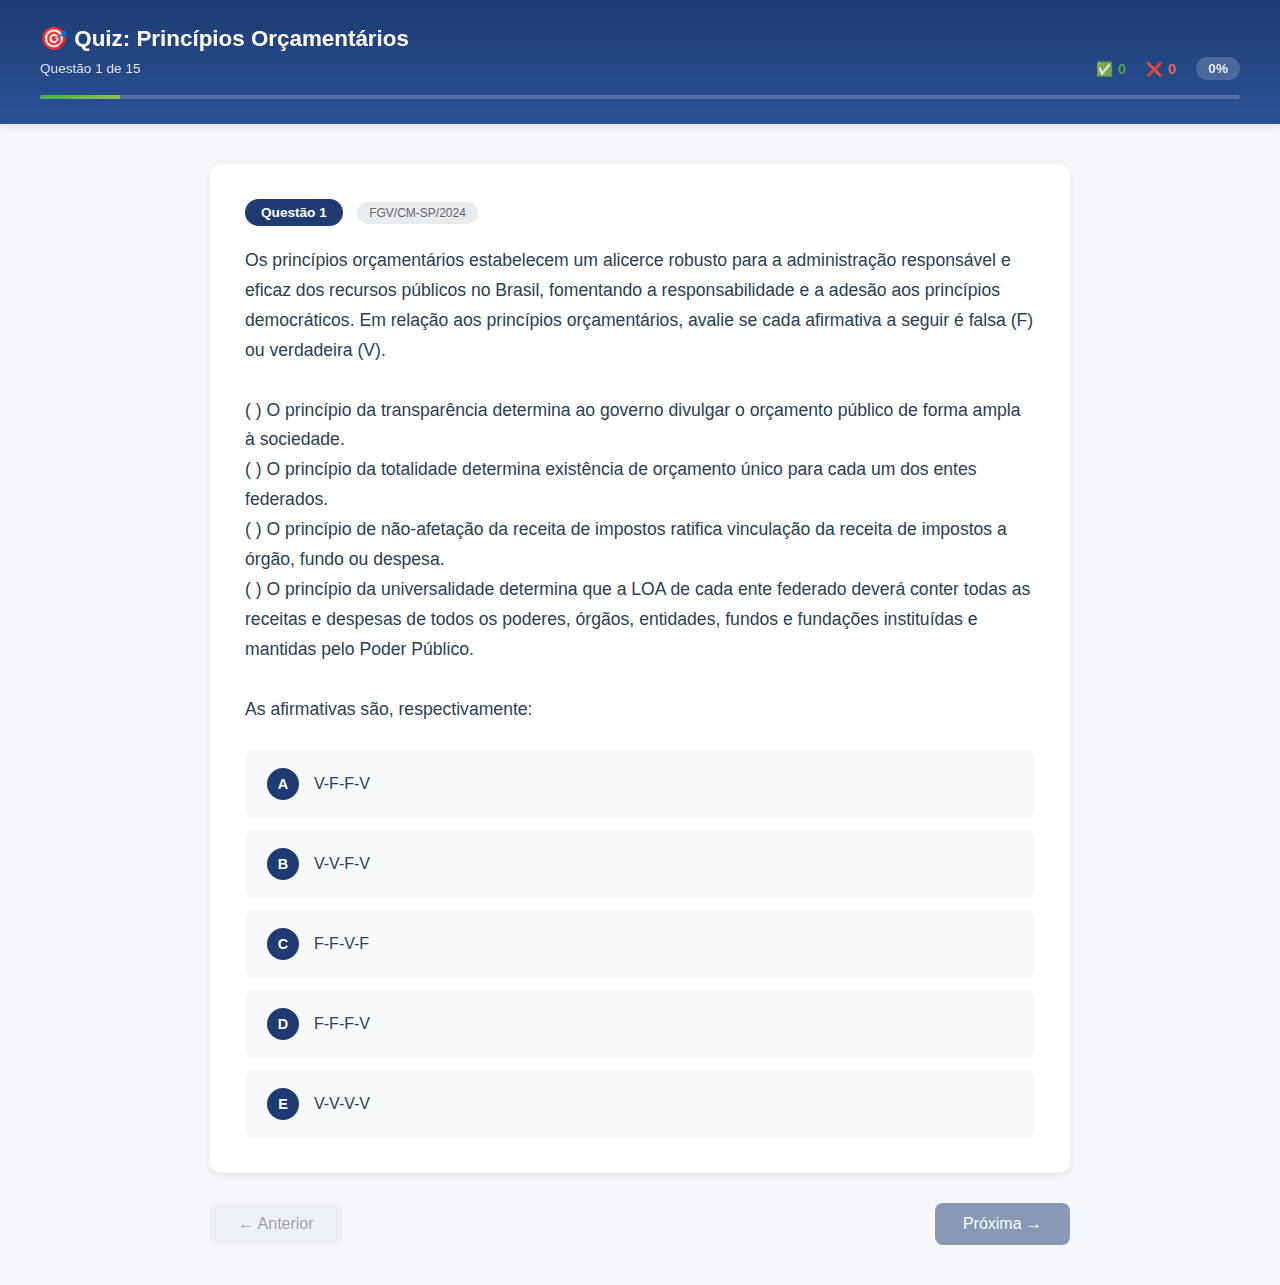
<file: quiz_principios_orcamentarios.html>
<!DOCTYPE html>
<html lang="pt-BR">
<head>
    <meta charset="UTF-8">
    <meta name="viewport" content="width=device-width, initial-scale=1.0">
    <title>Quiz: Princípios Orçamentários | SEFAZ GO</title>
    <style>
        * { margin: 0; padding: 0; box-sizing: border-box; }
        body { font-family: 'Segoe UI', Tahoma, Geneva, Verdana, sans-serif; background: #f5f7fa; min-height: 100vh; }
        .quiz-header { background: linear-gradient(180deg, #1e3c72 0%, #2a5298 100%); color: white; padding: 25px 40px; box-shadow: 0 2px 10px rgba(0, 0, 0, 0.1); position: sticky; top: 0; z-index: 100; }
        .quiz-header h1 { font-size: 1.4em; margin-bottom: 5px; font-weight: 600; }
        .quiz-header-info { display: flex; justify-content: space-between; align-items: center; margin-bottom: 5px; gap: 20px; }
        .quiz-header p { opacity: 0.85; font-size: 0.85em; margin: 0; }
        .quiz-stats { display: flex; gap: 20px; align-items: center; opacity: 0.9; }
        .stat-item { display: flex; align-items: center; gap: 5px; font-size: 0.85em; }
        .stat-value { font-weight: 700; font-size: 1.1em; }
        .stat-correct { color: #4CAF50; }
        .stat-wrong { color: #ff6b6b; }
        .stat-percentage { background: rgba(255, 255, 255, 0.2); padding: 4px 12px; border-radius: 15px; font-weight: 700; }
        .quiz-progress { background: rgba(255, 255, 255, 0.2); height: 4px; border-radius: 10px; margin-top: 15px; overflow: hidden; }
        .quiz-progress-bar { background: linear-gradient(90deg, #4CAF50, #8BC34A); height: 100%; transition: width 0.3s ease; }
        .quiz-container { max-width: 900px; margin: 40px auto; padding: 0 20px; }
        .question-card { background: white; border-radius: 12px; padding: 35px; box-shadow: 0 2px 8px rgba(0, 0, 0, 0.08); margin-bottom: 30px; }
        .question-number { display: inline-block; background: #1e3c72; color: white; padding: 6px 16px; border-radius: 20px; font-weight: 600; margin-bottom: 20px; font-size: 0.85em; }
        .question-source { display: inline-block; background: #e9ecef; color: #666; padding: 4px 12px; border-radius: 15px; font-size: 0.75em; margin-left: 10px; }
        .question-text { font-size: 1.1em; line-height: 1.7; color: #2c3e50; margin-bottom: 25px; white-space: pre-wrap; }
        .options-container { display: flex; flex-direction: column; gap: 12px; }
        .option { background: #f8f9fa; border: 2px solid transparent; border-radius: 8px; padding: 16px 20px; cursor: pointer; transition: all 0.2s ease; display: flex; align-items: center; gap: 15px; }
        .option:hover:not(.disabled) { background: #e9ecef; border-color: #1e3c72; transform: translateX(5px); }
        .option-letter { background: #1e3c72; color: white; width: 32px; height: 32px; border-radius: 50%; display: flex; align-items: center; justify-content: center; font-weight: 600; flex-shrink: 0; font-size: 0.9em; }
        .option-text { flex: 1; color: #2c3e50; line-height: 1.5; }
        .option.correct { background: #d4edda; border-color: #28a745; }
        .option.correct .option-letter { background: #28a745; }
        .option.wrong { background: #f8d7da; border-color: #dc3545; }
        .option.wrong .option-letter { background: #dc3545; }
        .option.disabled { cursor: not-allowed; }
        .feedback { margin-top: 20px; padding: 15px; border-radius: 8px; font-weight: 500; display: none; }
        .feedback.show { display: block; }
        .feedback.success { background: #d4edda; color: #155724; border: 1px solid #c3e6cb; }
        .feedback.error { background: #f8d7da; color: #721c24; border: 1px solid #f5c6cb; }
        .feedback-explanation { margin-top: 10px; padding-top: 10px; border-top: 1px solid rgba(0,0,0,0.1); font-weight: normal; font-size: 0.95em; line-height: 1.6; }
        .quiz-controls { display: flex; justify-content: space-between; gap: 15px; margin-top: 25px; }
        .btn { padding: 12px 28px; border: none; border-radius: 8px; cursor: pointer; font-size: 1em; font-weight: 500; transition: all 0.2s ease; font-family: inherit; }
        .btn-secondary { background: #e9ecef; color: #495057; }
        .btn-secondary:hover:not(:disabled) { background: #dee2e6; }
        .btn-primary { background: #1e3c72; color: white; }
        .btn-primary:hover:not(:disabled) { background: #2a5298; }
        .btn:disabled { opacity: 0.5; cursor: not-allowed; }
        .score-display { text-align: center; padding: 50px 20px; }
        .score-display h2 { color: #1e3c72; font-size: 2em; margin-bottom: 20px; }
        .score-display p { font-size: 1.1em; color: #495057; margin: 15px 0; }
        .score-percentage { font-size: 3.5em; font-weight: bold; color: #1e3c72; margin: 30px 0; }
        .btn-view-history { background: #1e3c72; color: white; padding: 12px 28px; border: none; border-radius: 8px; cursor: pointer; font-size: 1em; font-weight: 500; transition: all 0.2s ease; margin-top: 15px; }
        .btn-view-history:hover { background: #2a5298; }
        .history-section { background: white; border-radius: 12px; padding: 30px; margin-top: 30px; box-shadow: 0 2px 8px rgba(0, 0, 0, 0.08); }
        .history-header { display: flex; justify-content: space-between; align-items: center; margin-bottom: 25px; padding-bottom: 15px; border-bottom: 2px solid #e9ecef; }
        .history-title { font-size: 1.3em; color: #1e3c72; font-weight: 600; }
        .history-stats { display: grid; grid-template-columns: repeat(3, 1fr); gap: 20px; margin-bottom: 30px; }
        .stat-card { background: #f8f9fa; padding: 20px; border-radius: 10px; text-align: center; border: 2px solid transparent; transition: all 0.3s ease; }
        .stat-card:hover { border-color: #1e3c72; transform: translateY(-3px); }
        .stat-card.best { background: linear-gradient(135deg, #fff3e0 0%, #ffe0b2 100%); }
        .stat-card-value { font-size: 2em; font-weight: bold; color: #1e3c72; margin-bottom: 5px; }
        .stat-card-label { font-size: 0.85em; color: #666; text-transform: uppercase; letter-spacing: 0.5px; }
        .history-list { margin-top: 25px; }
        .history-list-title { font-size: 1.1em; color: #495057; margin-bottom: 15px; font-weight: 600; }
        .history-item { display: flex; justify-content: space-between; align-items: center; padding: 15px; background: #f8f9fa; border-radius: 8px; margin-bottom: 10px; border-left: 4px solid #1e3c72; transition: all 0.2s ease; }
        .history-item:hover { background: #e9ecef; transform: translateX(5px); }
        .history-item.best-score { background: linear-gradient(135deg, #fff3e0 0%, #ffe0b2 100%); border-left-color: #ffa726; }
        .history-date { font-size: 0.85em; color: #666; }
        .history-score { font-size: 1.1em; font-weight: 600; color: #1e3c72; }
        .history-badge { font-size: 1.2em; margin-left: 10px; }
        .chart-container { margin: 30px 0; padding: 20px; background: #f8f9fa; border-radius: 10px; }
        .chart-title { font-size: 1.1em; color: #495057; margin-bottom: 15px; font-weight: 600; }
        .chart { position: relative; height: 200px; display: flex; align-items: flex-end; justify-content: space-around; gap: 10px; padding: 20px 0; }
        .chart-bar { flex: 1; background: linear-gradient(180deg, #1e3c72 0%, #2a5298 100%); border-radius: 8px 8px 0 0; position: relative; min-height: 20px; transition: all 0.3s ease; cursor: pointer; }
        .chart-bar:hover { opacity: 0.8; transform: translateY(-5px); }
        .chart-bar.best { background: linear-gradient(180deg, #ffa726 0%, #ff9800 100%); }
        .chart-value { position: absolute; top: -25px; left: 50%; transform: translateX(-50%); font-size: 0.75em; font-weight: 600; color: #495057; }
        .chart-label { text-align: center; font-size: 0.7em; color: #666; margin-top: 8px; }
        .empty-history { text-align: center; padding: 40px 20px; color: #999; }
        .empty-history-icon { font-size: 3em; margin-bottom: 15px; }
        .btn-clear { background: #dc3545; color: white; padding: 10px 20px; border: none; border-radius: 8px; cursor: pointer; font-size: 0.9em; font-weight: 500; transition: all 0.2s ease; }
        .btn-clear:hover { background: #c82333; }
        @media (max-width: 768px) {
            .quiz-header { padding: 20px; }
            .quiz-header h1 { font-size: 1.2em; }
            .quiz-header-info { flex-direction: column; gap: 10px; align-items: flex-start; }
            .quiz-stats { gap: 15px; }
            .stat-item { font-size: 0.8em; }
            .question-card { padding: 25px 20px; }
            .quiz-controls { flex-direction: column; }
            .btn { width: 100%; }
            .history-stats { grid-template-columns: 1fr; gap: 15px; }
            .history-item { flex-direction: column; align-items: flex-start; gap: 8px; }
            .chart { height: 150px; }
            .history-section { padding: 20px; }
        }
    </style>
</head>
<body>
    <div class="quiz-header">
        <h1>🎯 Quiz: Princípios Orçamentários</h1>
        <div class="quiz-header-info">
            <p id="questionCounter">Questão 1 de 15</p>
            <div class="quiz-stats">
                <div class="stat-item"><span>✅</span><span class="stat-value stat-correct" id="correctCount">0</span></div>
                <div class="stat-item"><span>❌</span><span class="stat-value stat-wrong" id="wrongCount">0</span></div>
                <div class="stat-item stat-percentage" id="percentageDisplay">0%</div>
            </div>
        </div>
        <div class="quiz-progress"><div class="quiz-progress-bar" id="progressBar" style="width: 6.67%"></div></div>
    </div>
    <div class="quiz-container">
        <div id="quizBody"></div>
        <div class="quiz-controls">
            <button class="btn btn-secondary" id="prevBtn" onclick="previousQuestion()">← Anterior</button>
            <button class="btn btn-primary" id="nextBtn" onclick="nextQuestion()" disabled>Próxima →</button>
        </div>
    </div>
    <script>
        const questions = [
            {
                        "id": 1,
                        "source": "FGV/CM-SP/2024",
                        "type": "vf",
                        "text": "Os princípios orçamentários estabelecem um alicerce robusto para a administração responsável e eficaz dos recursos públicos no Brasil, fomentando a responsabilidade e a adesão aos princípios democráticos. Em relação aos princípios orçamentários, avalie se cada afirmativa a seguir é falsa (F) ou verdadeira (V).\n\n( ) O princípio da transparência determina ao governo divulgar o orçamento público de forma ampla à sociedade.\n( ) O princípio da totalidade determina existência de orçamento único para cada um dos entes federados.\n( ) O princípio de não-afetação da receita de impostos ratifica vinculação da receita de impostos a órgão, fundo ou despesa.\n( ) O princípio da universalidade determina que a LOA de cada ente federado deverá conter todas as receitas e despesas de todos os poderes, órgãos, entidades, fundos e fundações instituídas e mantidas pelo Poder Público.\n\nAs afirmativas são, respectivamente:",
                        "options": [
                                    "V-F-F-V",
                                    "V-V-F-V",
                                    "F-F-V-F",
                                    "F-F-F-V",
                                    "V-V-V-V"
                        ],
                        "correct": 1,
                        "explanation": "A primeira assertiva está correta, tendo em vista que o princípio da transparência se refere à ampla divulgação à sociedade de informações sobre o orçamento. A segunda afirmação também está correta, pois o princípio da totalidade é sinônimo de unidade. O princípio da não afetação é o oposto do afirmado pelo item, pois, em regra, é vedada a vinculação de impostos. O último dispositivo conceitua corretamente o princípio da universalidade."
            },
            {
                        "id": 2,
                        "source": "FGV/CONSULTOR-CD/2024",
                        "type": "multiple",
                        "text": "Ruy Barbosa, ao tratar de matéria orçamentária, jocosamente condenava o que denominou em seu tempo de \"orçamento rabilongo\". A expressão, embora inventada como um neologismo pelo afamado jurista soteropolitano, visava a proscrever uma prática normativa gravemente violadora do:",
                        "options": [
                                    "princípio da transparência orçamentária",
                                    "princípio da não-vinculação de receitas",
                                    "princípio da exclusividade orçamentária",
                                    "princípio da estimativa orçamentária",
                                    "princípio da exequibilidade"
                        ],
                        "correct": 2,
                        "explanation": "Essa expressão se refere à prática de incluir na LOA assuntos estranhos ao seu real propósito, que hoje é vedada pela CF/88, de acordo com o princípio da exclusividade."
            },
            {
                        "id": 3,
                        "source": "FGV/CM-SP/2024",
                        "type": "multiple",
                        "text": "Os princípios orçamentários no Brasil representam diretrizes fundamentais que norteiam a elaboração, a execução e o controle do orçamento público. Esses princípios visam a garantir a transparência, a eficiência e a legalidade na gestão dos recursos públicos. Assinale a afirmativa correta em relação aos Princípios Orçamentários aplicáveis aos Poderes Executivo, Legislativo e Judiciário em todas as esferas governamentais.",
                        "options": [
                                    "A Exclusividade exige que o Poder Público realize ou se abstenha de fazer apenas o que for expressamente autorizado pela lei",
                                    "A Não-Vinculação da Receita de Impostos proíbe que a Lei Orçamentária Anual inclua dispositivos que não estejam relacionados à previsão de receita e à alocação de despesas",
                                    "A Publicidade exige que as receitas e despesas sejam registradas na Lei Orçamentária Anual pelo seu valor total e sem nenhum tipo de dedução",
                                    "A Unidade exige que cada ente federado deve possuir um único orçamento, evitando a criação de múltiplos orçamentos paralelos dentro da mesma pessoa política",
                                    "A Universalidade implica a necessidade de que cada ente federado possua um orçamento único para evitar a existência de múltiplos orçamentos paralelos dentro da mesma pessoa política"
                        ],
                        "correct": 3,
                        "explanation": "Como regra conceitual, a exclusividade se refere à proibição de se incluir assuntos estranhos na LOA; a não afetação veda a vinculação de impostos a despesas específicas; a publicidade se refere à publicação em meios oficiais; a unidade, de fato, exige apenas um orçamento para cada ente; e a universalidade exige que a LOA inclua todas as receitas e despesas."
            },
            {
                        "id": 4,
                        "source": "CESGRANRIO/IPEA/2024",
                        "type": "multiple",
                        "text": "Nos processos de elaboração dos instrumentos orçamentários faz-se mister a identificação dos projetos plurianuais (de grande vulto) no PPA, e também uma série de normas que impõem restrições às chamadas programações genéricas, sem beneficiário definido (em especial no caso de transferências voluntárias). Ou seja, é preciso discriminar o local onde as ações serão promovidas, notadamente os investimentos públicos. Essa orientação para o processo de elaboração dos instrumentos orçamentários está relacionada ao princípio do(a):",
                        "options": [
                                    "Orcamento bruto",
                                    "Realismo orçamentário",
                                    "Exclusividade",
                                    "Regionalização",
                                    "Universalidade"
                        ],
                        "correct": 3,
                        "explanation": "O princípio da regionalização dispõe que a distribuição dos recursos no PPA e na LOA deve se atentar à necessidade de especificar o local onde as ações serão promovidas."
            },
            {
                        "id": 5,
                        "source": "FGV/TCE-ES/2023",
                        "type": "multiple",
                        "text": "Os princípios orçamentários oferecem diretrizes norteadoras básicas para as etapas do processo orçamentário. Assim, a definição de que o projeto de Lei Orçamentária Anual do exercício seguinte deve ser submetido à apreciação do Poder Legislativo até quatro meses antes do encerramento do exercício corrente atende ao princípio da:",
                        "options": [
                                    "anualidade",
                                    "legalidade",
                                    "transparência",
                                    "unidade",
                                    "exclusividade"
                        ],
                        "correct": 1,
                        "explanation": "O princípio da legalidade exige formalização legal, por meio de um processo legislativo, para concretização das leis orçamentárias."
            },
            {
                        "id": 6,
                        "source": "FGV/TCE-ES/2023",
                        "type": "multiple",
                        "text": "Durante um treinamento sobre os princípios e normas que regem o processo orçamentário dos entes públicos, um dos alunos apresentou um questionamento acerca da abrangência do orçamento anual. Segundo ele, se há um balanço do setor público nacional que inclui todos os entes anualmente, deveria haver também um orçamento geral que englobasse os orçamentos de todos os entes federativos. Porém, esse raciocínio do aluno em treinamento não tem base nos princípios orçamentários, e pode ser refutado pelo princípio do(a):",
                        "options": [
                                    "anualidade",
                                    "exclusividade",
                                    "não vinculação",
                                    "orçamento bruto",
                                    "unidade"
                        ],
                        "correct": 4,
                        "explanation": "O princípio da unidade exige apenas um orçamento para cada ente federativo, e não uma LOA que englobe todos eles."
            },
            {
                        "id": 7,
                        "source": "FGV/TATE/SEFAZ-AM/2022",
                        "type": "multiple",
                        "text": "A Lei Complementar n. 101/2000, conhecida como Lei de Responsabilidade Fiscal, estabelece que os Entes da Federação disponibilizarão a qualquer pessoa física ou jurídica o acesso a informações referentes às despesas e às receitas, assim como outros relatórios e demonstrativos. O fato diz respeito à aplicação do seguinte princípio orçamentário:",
                        "options": [
                                    "legalidade",
                                    "publicidade",
                                    "anualidade",
                                    "exclusividade",
                                    "transparência"
                        ],
                        "correct": 4,
                        "explanation": "O princípio da transparência se refere à ampla divulgação à sociedade de informações sobre o orçamento."
            },
            {
                        "id": 8,
                        "source": "FGV/IMBEL/ANALISTA DE ORÇAMENTO/2021",
                        "type": "multiple",
                        "text": "Assinale a opção que indica o princípio orçamentário segundo o qual os valores autorizados para a realização das despesas no exercício deverão ser compatíveis com os valores previstos para a arrecadação das receitas:",
                        "options": [
                                    "Princípio da uniformidade",
                                    "Princípio do orçamento bruto",
                                    "Princípio da unidade orçamentária",
                                    "Princípio do equilíbrio orçamentário",
                                    "Princípio da não vinculação das receitas"
                        ],
                        "correct": 3,
                        "explanation": "O princípio do equilíbrio visa assegurar que as despesas autorizadas não serão superiores à previsão das receitas na lei orçamentária."
            },
            {
                        "id": 9,
                        "source": "FGV/AUDITOR TCE-AM/2021",
                        "type": "multiple",
                        "text": "Estabelecidos e disciplinados por normas constitucionais, infraconstitucionais e pela doutrina, os princípios orçamentários visam a estabelecer diretrizes norteadoras básicas para o processo orçamentário. Nesse contexto, a destinação de recursos para atividades da administração tributária constitui uma exceção ao princípio do(a):",
                        "options": [
                                    "especificação",
                                    "exclusividade",
                                    "não afetação de receitas",
                                    "orçamento bruto",
                                    "unidade"
                        ],
                        "correct": 2,
                        "explanation": "O princípio da não afetação veda a vinculação de impostos a despesas específicas, exceto, entre outros, saúde, educação, transferências constitucionais e atividades da administração tributária."
            },
            {
                        "id": 10,
                        "source": "IADES/SESDF/ADMINISTRADOR/2018",
                        "type": "multiple",
                        "text": "O princípio que estabelece, no aspecto formal, que o orçamento deve ser padronizado nos diversos exercícios em que é executado, possibilitando ser comparado ao longo do tempo, é o da:",
                        "options": [
                                    "coerência",
                                    "uniformidade",
                                    "universalidade",
                                    "especificação",
                                    "discriminação"
                        ],
                        "correct": 1,
                        "explanation": "A padronização entre os sucessivos exercícios, permitindo comparabilidade no mesmo ente federativo, é estabelecida por meio do princípio da uniformidade."
            },
            {
                        "id": 11,
                        "source": "IADES/PMDF/OFICIAL/2017",
                        "type": "multiple",
                        "text": "Princípios orçamentários podem ser entendidos como premissas norteadoras de ação e devem ser observados na elaboração da proposta orçamentária. Nesse sentido, o princípio segundo o qual a lei orçamentária conterá apenas matéria financeira, devendo ser excluídos dela dispositivos estranhos à estimativa da receita e à fixação da despesa, é o princípio do(a):",
                        "options": [
                                    "orçamento bruto",
                                    "exclusividade",
                                    "não afetação das receitas",
                                    "especialização",
                                    "discriminação"
                        ],
                        "correct": 1,
                        "explanation": "O art. 165 da CF/88, § 8º, estabelece que a LOA não conterá conteúdo estranho à previsão da receita e à fixação da despesa, salvo nos casos de créditos suplementares e operações de crédito. Tal dispositivo materializa o princípio da exclusividade."
            },
            {
                        "id": 12,
                        "source": "IADES/CRF TO/2019",
                        "type": "multiple",
                        "text": "A vedação a qualquer tipo de dedução das receitas e despesas registradas na Lei Orçamentária Anual (LOA) decorre do princípio orçamentário da(o):",
                        "options": [
                                    "especificação",
                                    "unidade ou totalidade",
                                    "exclusividade ou especialização",
                                    "universalidade ou unidade",
                                    "orçamento bruto"
                        ],
                        "correct": 4,
                        "explanation": "O princípio do orçamento bruto veda que as despesas ou receitas sejam incluídas no orçamento em seus montantes líquidos, ou seja, todas as receitas e despesas constarão da Lei de Orçamento pelos seus totais, vedadas quaisquer deduções."
            },
            {
                        "id": 13,
                        "source": "IADES/HEMOCENTRO/2017",
                        "type": "multiple",
                        "text": "A divisão do orçamento público em três partes (fiscal, de investimento das empresas estatais e entidades de seguridade social) atende ao princípio orçamentário da(o):",
                        "options": [
                                    "universalidade",
                                    "orçamento bruto",
                                    "unidade",
                                    "exclusividade",
                                    "especificação"
                        ],
                        "correct": 2,
                        "explanation": "O princípio da unidade, ou totalidade, dispõe que haverá apenas uma LOA para cada ente federativo. Assim, ainda que exista três peças orçamentárias (fiscal, investimento e seguridade social), haverá a consolidação de todas elas em uma única lei."
            },
            {
                        "id": 14,
                        "source": "FGV/TCE-PI/2021",
                        "type": "multiple",
                        "text": "Os princípios orçamentários contribuem para a consistência e a regularidade das práticas orçamentárias ao longo do tempo e permitem identificar eventuais desvios de conformidade. Quanto ao princípio da exclusividade, uma característica que pode ser associada a ele é:",
                        "options": [
                                    "a lei orçamentária não consignará dotações globais para atender a despesas diversas",
                                    "a lei orçamentária não pode \\",
                                    ",\n                    ",
                                    ",\n                    ",
                                    ",\n                    "
                        ],
                        "correct": 1,
                        "explanation": "O princípio da exclusividade veda que a LOA contenha, em regra, assuntos estranhos à previsão de receitas e à fixação de despesas. Em outras palavras, pode-se dizer que a LOA não dará outras providências, ou seja, não irá tratar de outros assuntos que não tenham correlação com o seu real propósito."
            },
            {
                        "id": 15,
                        "source": "FGV/TCE-PI/2021",
                        "type": "multiple",
                        "text": "O aperfeiçoamento das práticas orçamentárias ao longo do tempo se refletiu, entre outros aspectos, na consolidação dos princípios orçamentários. O princípio que tem como finalidade evitar a ocorrência de múltiplos orçamentos paralelos em um mesmo ente para um dado período é:",
                        "options": [
                                    "anualidade",
                                    "equilíbrio",
                                    "exclusividade",
                                    "legalidade",
                                    "unidade"
                        ],
                        "correct": 4,
                        "explanation": "O princípio da unidade dispõe que haverá apenas uma LOA para cada ente federativo, a fim de evitar múltiplos orçamentos paralelos. Assim, ainda que exista três peças orçamentárias (fiscal, investimento e seguridade social), haverá a consolidação de todas elas em uma única lei."
            }
];
        let currentQuestion = 0;
        let score = 0;
        let wrongAnswers = 0;
        let answered = [];

        function loadQuestion() {
            const question = questions[currentQuestion];
            const quizBody = document.getElementById('quizBody');
            const letters = ['A', 'B', 'C', 'D', 'E'];
            const optionsHTML = question.options.map((option, index) => `
                <div class="option" onclick="selectAnswer(${index})" id="option-${index}">
                    <div class="option-letter">${letters[index]}</div>
                    <div class="option-text">${option}</div>
                </div>
            `).join('');

            quizBody.innerHTML = `
                <div class="question-card">
                    <span class="question-number">Questão ${question.id}</span>
                    <span class="question-source">${question.source}</span>
                    <div class="question-text">${question.text}</div>
                    <div class="options-container">${optionsHTML}</div>
                    <div class="feedback" id="feedback"></div>
                </div>
            `;
            updateProgress();
            updateButtons();
        }

        function selectAnswer(index) {
            if (answered[currentQuestion]) return;
            const question = questions[currentQuestion];
            const feedback = document.getElementById('feedback');
            const options = document.querySelectorAll('.option');
            options.forEach(opt => opt.classList.add('disabled'));

            const letters = ['A', 'B', 'C', 'D', 'E'];
            if (index === question.correct) {
                options[index].classList.add('correct');
                feedback.className = 'feedback show success';
                feedback.innerHTML = `✅ Resposta Correta!<div class="feedback-explanation"><strong>Explicação:</strong> ${question.explanation}</div>`;
                score++;
            } else {
                options[index].classList.add('wrong');
                options[question.correct].classList.add('correct');
                feedback.className = 'feedback show error';
                feedback.innerHTML = `❌ Resposta Incorreta! A resposta correta é a alternativa ${letters[question.correct]}.<div class="feedback-explanation"><strong>Explicação:</strong> ${question.explanation}</div>`;
                wrongAnswers++;
            }
            answered[currentQuestion] = true;
            updateButtons();
            updateStats();
        }

        function nextQuestion() {
            if (currentQuestion < questions.length - 1) {
                currentQuestion++;
                loadQuestion();
            } else {
                showFinalScore();
            }
        }

        function previousQuestion() {
            if (currentQuestion > 0) {
                currentQuestion--;
                loadQuestion();
            }
        }

        function updateProgress() {
            const progress = ((currentQuestion + 1) / questions.length) * 100;
            document.getElementById('progressBar').style.width = progress + '%';
            document.getElementById('questionCounter').textContent = `Questão ${currentQuestion + 1} de ${questions.length}`;
        }

        function updateStats() {
            const totalAnswered = score + wrongAnswers;
            const percentage = totalAnswered > 0 ? Math.round((score / totalAnswered) * 100) : 0;
            document.getElementById('correctCount').textContent = score;
            document.getElementById('wrongCount').textContent = wrongAnswers;
            document.getElementById('percentageDisplay').textContent = percentage + '%';
        }

        function updateButtons() {
            document.getElementById('prevBtn').disabled = currentQuestion === 0;
            document.getElementById('nextBtn').disabled = !answered[currentQuestion];
            if (currentQuestion === questions.length - 1 && answered[currentQuestion]) {
                document.getElementById('nextBtn').textContent = 'Ver Resultado →';
            } else {
                document.getElementById('nextBtn').textContent = 'Próxima →';
            }
        }

        function showFinalScore() {
            const percentage = Math.round((score / questions.length) * 100);
            const quizBody = document.getElementById('quizBody');
            saveToHistory(score, questions.length, percentage);
            let message = percentage >= 70 ? '🎉 Excelente! Você está preparado!' : percentage >= 50 ? '👍 Bom trabalho! Continue estudando!' : '📚 Continue estudando! Você vai conseguir!';
            quizBody.innerHTML = `
                <div class="question-card score-display">
                    <h2>${message}</h2>
                    <p>Você acertou <strong>${score}</strong> de <strong>${questions.length}</strong> questões</p>
                    <div class="score-percentage">${percentage}%</div>
                    <button class="btn btn-primary" onclick="restartQuiz()">🔄 Refazer Quiz</button>
                    <button class="btn btn-view-history" onclick="showHistory()">📊 Ver Histórico</button>
                </div>
            `;
            document.querySelector('.quiz-controls').style.display = 'none';
        }

        function saveToHistory(correct, total, percentage) {
            const history = getHistory();
            history.push({date: new Date().toISOString(), correct, total, percentage, timestamp: Date.now()});
            localStorage.setItem('quizHistoryPrincipios', JSON.stringify(history));
        }

        function getHistory() {
            const stored = localStorage.getItem('quizHistoryPrincipios');
            return stored ? JSON.parse(stored) : [];
        }

        function clearHistory() {
            if (confirm('Tem certeza que deseja limpar todo o histórico? Esta ação não pode ser desfeita.')) {
                localStorage.removeItem('quizHistoryPrincipios');
                showHistory();
            }
        }

        function showHistory() {
            const history = getHistory();
            const quizBody = document.getElementById('quizBody');
            if (history.length === 0) {
                quizBody.innerHTML = `
                    <div class="history-section"><div class="empty-history">
                        <div class="empty-history-icon">📊</div>
                        <h3>Nenhum histórico ainda</h3>
                        <p>Complete o quiz para começar a acompanhar seu progresso!</p>
                        <button class="btn btn-primary" onclick="restartQuiz()" style="margin-top: 20px;">Iniciar Quiz</button>
                    </div></div>
                `;
                document.querySelector('.quiz-controls').style.display = 'none';
                return;
            }
            const bestScore = Math.max(...history.map(h => h.percentage));
            const avgScore = Math.round(history.reduce((sum, h) => sum + h.percentage, 0) / history.length);
            const sortedHistory = [...history].sort((a, b) => b.timestamp - a.timestamp);
            const recentHistory = sortedHistory.slice(0, 10);
            const historyHTML = recentHistory.map((attempt) => {
                const date = new Date(attempt.date);
                const dateStr = date.toLocaleDateString('pt-BR', { day: '2-digit', month: '2-digit' });
                const timeStr = date.toLocaleTimeString('pt-BR', { hour: '2-digit', minute: '2-digit' });
                const isBest = attempt.percentage === bestScore;
                return `<div class="history-item ${isBest ? 'best-score' : ''}">
                    <span class="history-date">${dateStr} às ${timeStr}</span>
                    <span><span class="history-score">${attempt.percentage}% (${attempt.correct}/${attempt.total})</span>
                    ${isBest ? '<span class="history-badge">🏆</span>' : ''}</span></div>`;
            }).join('');
            const chartData = recentHistory.slice(0, 10).reverse();
            const chartHTML = chartData.map((attempt) => {
                const height = attempt.percentage;
                const isBest = attempt.percentage === bestScore;
                const date = new Date(attempt.date);
                const label = date.toLocaleDateString('pt-BR', { day: '2-digit', month: '2-digit' });
                return `<div style="flex: 1; display: flex; flex-direction: column; align-items: center;">
                    <div class="chart-bar ${isBest ? 'best' : ''}" style="height: ${height}%" title="${attempt.percentage}% - ${label}">
                        <span class="chart-value">${attempt.percentage}%</span>
                    </div><div class="chart-label">${label}</div></div>`;
            }).join('');
            quizBody.innerHTML = `
                <div class="history-section">
                    <div class="history-header">
                        <h2 class="history-title">📊 Seu Desempenho</h2>
                        <button class="btn-clear" onclick="clearHistory()">🗑️ Limpar Histórico</button>
                    </div>
                    <div class="history-stats">
                        <div class="stat-card best"><div class="stat-card-value">🏆 ${bestScore}%</div><div class="stat-card-label">Melhor Pontuação</div></div>
                        <div class="stat-card"><div class="stat-card-value">${avgScore}%</div><div class="stat-card-label">Média Geral</div></div>
                        <div class="stat-card"><div class="stat-card-value">${history.length}</div><div class="stat-card-label">Tentativas</div></div>
                    </div>
                    ${chartData.length > 1 ? `<div class="chart-container"><h3 class="chart-title">📈 Evolução (Últimas ${chartData.length} tentativas)</h3><div class="chart">${chartHTML}</div></div>` : ''}
                    <div class="history-list"><h3 class="history-list-title">📝 Últimas Tentativas</h3>${historyHTML}</div>
                    <div style="text-align: center; margin-top: 30px;"><button class="btn btn-primary" onclick="restartQuiz()">🔄 Fazer Novo Quiz</button></div>
                </div>
            `;
            document.querySelector('.quiz-controls').style.display = 'none';
        }

        function restartQuiz() {
            currentQuestion = 0;
            score = 0;
            wrongAnswers = 0;
            answered = [];
            document.querySelector('.quiz-controls').style.display = 'flex';
            updateStats();
            loadQuestion();
        }

        loadQuestion();
    </script>
</body>
</html>
</file>
<file: css/style.css>
* {
            margin: 0;
            padding: 0;
            box-sizing: border-box;
        }

        body {
            font-family: 'Segoe UI', Tahoma, Geneva, Verdana, sans-serif;
            background: #f5f7fa;
            overflow-x: hidden;
        }

        .app-container {
            display: flex;
            min-height: 100vh;
        }

        /* Sidebar */
        .sidebar {
            width: 320px;
            background: linear-gradient(180deg, #3d0a49 0%, #5015bd 100%);
            color: white;
            position: fixed;
            height: 100vh;
            left: 0;
            top: 0;
            z-index: 1000;
            transition: transform 0.3s ease;
            box-shadow: 2px 0 10px rgba(0, 0, 0, 0.2);
            display: flex;
            flex-direction: column;
        }

        .sidebar.closed {
            transform: translateX(-100%);
        }

        .sidebar-header {
            padding: 20px;
            background: rgba(0, 0, 0, 0.2);
            border-bottom: 1px solid rgba(255, 255, 255, 0.1);
            text-align: center;
        }

        .sidebar-title {
            font-size: 1.2em;
            font-weight: bold;
            margin-bottom: 5px;
        }

        .sidebar-subtitle {
            font-size: 0.8em;
            opacity: 0.8;
        }

        /* Home Button Styles */
        .menu-home-btn {
            width: 100%;
            padding: 12px 20px;
            background: linear-gradient(135deg, #027fe9 0%, #00caf8 100%);
            color: white;
            border: none;
            border-radius: 8px;
            font-size: 1em;
            font-weight: bold;
            cursor: pointer;
            transition: all 0.3s ease;
            box-shadow: 0 4px 10px rgba(2, 127, 233, 0.3);
            display: flex;
            align-items: center;
            justify-content: center;
            gap: 8px;
            margin-bottom: 10px;
        }

        .menu-home-btn:hover {
            background: linear-gradient(135deg, #00caf8 0%, #027fe9 100%);
            transform: translateY(-2px);
            box-shadow: 0 6px 15px rgba(0, 202, 248, 0.4);
        }

        .menu-home-btn:active {
            transform: translateY(0);
            box-shadow: 0 2px 5px rgba(2, 127, 233, 0.3);
        }

        .menu-toggle {
            position: absolute;
            right: -50px;
            top: 20px;
            background: #5015bd;
            color: white;
            border: none;
            width: 40px;
            height: 40px;
            border-radius: 0 8px 8px 0;
            cursor: pointer;
            font-size: 1.2em;
            display: flex;
            align-items: center;
            justify-content: center;
            box-shadow: 2px 2px 5px rgba(0, 0, 0, 0.2);
            z-index: 1001;
        }

        /* FILTROS DO MENU - NOVOS ESTILOS */
        .menu-filters {
            padding: 15px;
            background: rgba(0, 0, 0, 0.15);
            border-bottom: 1px solid rgba(255, 255, 255, 0.1);
        }

        .filter-label {
            font-size: 0.7em;
            text-transform: uppercase;
            letter-spacing: 1px;
            opacity: 0.8;
            margin-bottom: 8px;
            display: block;
        }

        .filter-buttons {
            display: flex;
            gap: 5px;
            background: rgba(0, 0, 0, 0.2);
            padding: 4px;
            border-radius: 8px;
        }

        .filter-btn {
            flex: 1;
            padding: 8px 5px;
            border: none;
            background: transparent;
            color: rgba(255, 255, 255, 0.7);
            font-size: 0.8em;
            font-weight: 600;
            cursor: pointer;
            border-radius: 6px;
            transition: all 0.3s ease;
            text-transform: uppercase;
            letter-spacing: 0.5px;
        }

        .filter-btn:hover {
            color: white;
            background: rgba(255, 255, 255, 0.1);
        }

        .filter-btn.active {
            background: #00caf8;
            color: #3d0a49;
            box-shadow: 0 2px 8px rgba(0, 0, 0, 0.3);
        }

        .materias-list {
            flex: 1;
            overflow-y: auto;
            padding: 10px;
        }

        .materia-item {
            padding: 15px;
            margin-bottom: 8px;
            background: rgba(255, 255, 255, 0.1);
            border-radius: 8px;
            cursor: pointer;
            transition: all 0.3s;
            border-left: 4px solid transparent;
            animation: fadeIn 0.3s ease;
        }

        @keyframes fadeIn {
            from {
                opacity: 0;
                transform: translateX(-10px);
            }

            to {
                opacity: 1;
                transform: translateX(0);
            }
        }

        .materia-item:hover {
            background: rgba(255, 255, 255, 0.2);
            transform: translateX(5px);
        }

        .materia-item.active {
            background: rgba(0, 202, 248, 0.9);
            color: #3d0a49;
            border-left-color: #fff;
            font-weight: bold;
        }

        .materia-nome {
            font-size: 0.95em;
            margin-bottom: 5px;
        }

        .materia-meta {
            font-size: 0.75em;
            opacity: 0.9;
            display: flex;
            gap: 10px;
        }

        .badge-peso {
            background: rgba(255, 255, 255, 0.3);
            padding: 2px 6px;
            border-radius: 4px;
            font-size: 0.7em;
        }

        .materia-item.active .badge-peso {
            background: rgba(61, 10, 73, 0.2);
        }

        /* Main Content */
        .main-content {
            flex: 1;
            margin-left: 320px;
            transition: margin-left 0.3s ease;
            display: flex;
            flex-direction: column;
            min-height: 100vh;
        }

        .main-content.full {
            margin-left: 0;
        }

        /* Header */
        .header {
            background: rgba(255, 255, 255, 0.9);
            backdrop-filter: blur(8px);
            -webkit-backdrop-filter: blur(8px);
            box-shadow: 0 2px 10px rgba(0, 0, 0, 0.1);
            position: sticky;
            top: 0;
            z-index: 100;
            transition: all 0.3s ease;
        }

        .header.compact .header-stats,
        .header.compact .header-subtitle {
            display: none;
        }

        .header-top {
            display: flex;
            justify-content: center;
            align-items: center;
            padding: 20px;
            border-bottom: 1px solid #eee;
            position: relative;
            transition: padding 0.3s ease;
        }

        .header.compact .header-top {
            padding: 10px 20px;
            border-bottom: none;
        }

        .header-title-section {
            display: flex;
            align-items: center;
            gap: 15px;
            flex-direction: column;
            text-align: center;
        }

        .toggle-header-btn {
            position: absolute;
            left: 20px;
            background: #5015bd;
            color: white;
            border: none;
            width: 30px;
            height: 30px;
            border-radius: 50%;
            cursor: pointer;
            font-size: 0.8em;
            transition: transform 0.3s;
        }

        .toggle-header-btn.collapsed {
            transform: rotate(180deg);
        }

        h1 {
            color: #3d0a49;
            font-size: 1.8em;
            margin: 0;
            transition: font-size 0.3s ease;
        }

        .header.compact h1 {
            font-size: 1.2em;
        }

        .header-subtitle {
            color: #666;
            font-size: 0.9em;
            margin-top: 5px;
            transition: all 0.3s ease;
        }

        .header-stats {
            display: flex;
            gap: 20px;
            padding: 8px 20px;
            background: rgba(248, 249, 250, 0.6);
            backdrop-filter: blur(8px);
            -webkit-backdrop-filter: blur(8px);
            align-items: center;
            justify-content: center;
            overflow: hidden;
            transition: all 0.3s ease;
            max-height: 100px;
            opacity: 1;
        }

        .header.compact .header-stats {
            max-height: 0;
            padding: 0 20px;
            opacity: 0;
        }

        .stat-box {
            text-align: center;
        }

        .stat-number {
            font-size: 1.5em;
            font-weight: bold;
            color: #5015bd;
        }

        .stat-label {
            font-size: 0.75em;
            color: #666;
        }

        .progress-box {
            flex: 1;
            max-width: 400px;
        }

        .progress-bar-container {
            background: #e0e0e0;
            border-radius: 10px;
            height: 20px;
            overflow: hidden;
        }

        .progress-bar {
            background: linear-gradient(90deg, #4CAF50, #8BC34A);
            height: 100%;
            border-radius: 10px;
            display: flex;
            align-items: center;
            justify-content: center;
            color: white;
            font-weight: bold;
            font-size: 0.8em;
            transition: width 0.5s ease;
        }

        /* Content Area */
        .content-area {
            flex: 1;
            padding: 30px;
            overflow-y: auto;
            position: relative;
        }

        /* Card da Matéria */
        .materia-header {
            background: white;
            padding: 15px 20px;
            border-radius: 10px;
            box-shadow: 0 2px 8px rgba(0, 0, 0, 0.08);
            margin-bottom: 20px;
            border-left: 4px solid #FFD700;
            display: flex;
            align-items: center;
            justify-content: space-between;
            flex-wrap: wrap;
            gap: 10px;
        }

        .materia-titulo {
            font-size: 1.2em;
            color: #3d0a49;
            font-weight: 600;
            display: flex;
            align-items: center;
            gap: 12px;
            flex-wrap: wrap;
            margin: 0;
        }

        .materia-badges {
            display: flex;
            gap: 8px;
        }

        .badge {
            background: #00caf8;
            color: #3d0a49;
            padding: 4px 10px;
            border-radius: 15px;
            font-size: 0.75em;
            font-weight: bold;
        }

        .badge.peso-2 {
            background: #ff6b6b;
            color: white;
        }

        .badge.peso-1 {
            background: #4ecdc4;
            color: white;
        }

        /* Filtros */
        .filters-container {
            background: white;
            padding: 20px;
            border-radius: 10px;
            box-shadow: 0 2px 8px rgba(0, 0, 0, 0.08);
            margin-bottom: 20px;
            border: 1px solid #e0e0e0;
        }

        .filters-row {
            display: flex;
            gap: 15px;
            align-items: flex-end;
            flex-wrap: wrap;
        }

        .filter-group {
            display: flex;
            flex-direction: column;
            gap: 5px;
            flex: 1;
            min-width: 150px;
        }

        .filter-group label {
            font-size: 0.7em;
            font-weight: bold;
            color: #5015bd;
            text-transform: uppercase;
            letter-spacing: 0.5px;
        }

        .filter-group input,
        .filter-group select {
            padding: 8px 12px;
            border: 1px solid #ddd;
            border-radius: 6px;
            font-size: 0.9em;
            transition: all 0.3s;
            width: 100%;
        }

        .filter-group input:focus,
        .filter-group select:focus {
            outline: none;
            border-color: #5015bd;
            box-shadow: 0 0 0 3px rgba(80, 21, 189, 0.1);
        }

        .filter-prioridade {
            display: flex;
            gap: 8px;
            align-items: center;
        }

        .btn-prioridade {
            padding: 6px 14px;
            border: 1px solid #ddd;
            background: white;
            border-radius: 20px;
            cursor: pointer;
            font-size: 0.8em;
            font-weight: 600;
            transition: all 0.3s;
            white-space: nowrap;
        }

        .btn-prioridade:hover {
            transform: translateY(-2px);
            box-shadow: 0 2px 5px rgba(0, 0, 0, 0.1);
        }

        .btn-prioridade.active {
            color: white;
            border-color: transparent;
        }

        .btn-prioridade.alta.active {
            background: #c62828;
        }

        .btn-prioridade.media.active {
            background: #ef6c00;
        }

        .btn-prioridade.baixa.active {
            background: #2e7d32;
        }

        .btn-limpar {
            background: #5015bd;
            color: white;
            border: none;
            padding: 8px 16px;
            border-radius: 6px;
            cursor: pointer;
            font-size: 0.85em;
            font-weight: 600;
            transition: background 0.3s;
            height: fit-content;
            white-space: nowrap;
        }

        .btn-limpar:hover {
            background: #3d0a49;
        }

        .table-container {
            background: white;
            border-radius: 10px;
            box-shadow: 0 2px 8px rgba(0, 0, 0, 0.08);
            overflow: hidden;
            overflow-x: auto;
        }

        table {
            width: 100%;
            border-collapse: collapse;
            font-size: 0.9em;
            min-width: 1200px;
        }

        th {
            background: #5015bd;
            color: white;
            padding: 12px 15px;
            text-align: left;
            font-weight: 600;
            position: sticky;
            top: 0;
            z-index: 80;
            box-shadow: 0 2px 4px rgba(0, 0, 0, 0.1);
        }

        td {
            padding: 12px;
            border-bottom: 1px solid #eee;
            vertical-align: top;
        }

        tr:hover {
            background: #f5f5f5;
        }

        tr.hidden {
            display: none !important;
        }

        .topico-principal {
            font-weight: 600;
            color: #5015bd;
            background: #f8f9fa;
        }

        .prioridade-alta {
            background: #ffebee;
            color: #c62828;
            padding: 4px 8px;
            border-radius: 10px;
            font-weight: bold;
            font-size: 0.75em;
            display: inline-block;
            border: 1px solid #ef5350;
        }

        .prioridade-media {
            background: #fff3e0;
            color: #ef6c00;
            padding: 4px 8px;
            border-radius: 10px;
            font-weight: bold;
            font-size: 0.75em;
            display: inline-block;
            border: 1px solid #ffa726;
        }

        .prioridade-baixa {
            background: #e8f5e9;
            color: #2e7d32;
            padding: 4px 8px;
            border-radius: 10px;
            font-weight: bold;
            font-size: 0.75em;
            display: inline-block;
            border: 1px solid #66bb6a;
        }

        .btn-concluir {
            background: #e0e0e0;
            color: #666;
            border: 2px solid #bdbdbd;
            padding: 6px 12px;
            border-radius: 12px;
            cursor: pointer;
            font-weight: 600;
            transition: all 0.3s;
            font-size: 0.8em;
            display: inline-flex;
            align-items: center;
            gap: 4px;
            white-space: nowrap;
        }

        .btn-concluir:hover {
            transform: scale(1.05);
        }

        .btn-concluir.concluido {
            background: #4CAF50;
            color: white;
            border-color: #4CAF50;
        }

        .btn-concluir::before {
            content: "○";
        }

        .btn-concluir.concluido::before {
            content: "✓";
        }

        .btn-revisao {
            background: #e3f2fd;
            color: #1976d2;
            border: 2px solid #90caf9;
            padding: 6px 12px;
            border-radius: 12px;
            cursor: pointer;
            font-weight: 600;
            transition: all 0.3s;
            font-size: 0.8em;
            display: inline-flex;
            align-items: center;
            gap: 4px;
            white-space: nowrap;
        }

        .btn-revisao:hover {
            transform: scale(1.05);
            background: #bbdefb;
        }

        .btn-revisao.revisado {
            background: #1976d2;
            color: white;
            border-color: #1976d2;
        }

        .btn-revisao::before {
            content: "↻";
        }

        .btn-revisao.revisado::before {
            content: "✓";
        }

        .anotacao {
            width: 100%;
            min-height: 50px;
            padding: 8px;
            border: 1px solid #e0e0e0;
            border-radius: 6px;
            resize: vertical;
            font-family: inherit;
            font-size: 0.85em;
        }

        .anotacao:focus {
            outline: none;
            border-color: #5015bd;
        }

        .analise-fcc {
            font-style: italic;
            color: #555;
            font-size: 0.85em;
            line-height: 1.4;
            max-width: 300px;
        }

        .save-indicator {
            position: fixed;
            bottom: 20px;
            right: 20px;
            background: #4CAF50;
            color: white;
            padding: 10px 20px;
            border-radius: 25px;
            display: none;
            z-index: 2000;
            box-shadow: 0 4px 12px rgba(0, 0, 0, 0.2);
        }

        .welcome-message {
            text-align: center;
            padding: 50px;
            color: #666;
        }

        @media (max-width: 768px) {
            .sidebar {
                width: 280px;
            }

            .main-content {
                margin-left: 0;
            }

            .sidebar.open+.main-content {
                margin-left: 280px;
            }

            .header-stats {
                flex-direction: column;
                gap: 10px;
            }

            .progress-box {
                width: 100%;
                max-width: none;
            }

            .filters-row {
                flex-direction: column;
                align-items: stretch;
            }

            .filter-group {
                min-width: 100%;
            }

            .filter-prioridade {
                justify-content: flex-start;
            }

            table {
                font-size: 0.8em;
            }

            th,
            td {
                padding: 8px;
            }

            .analise-fcc {
                max-width: 150px;
            }

            .materia-header {
                padding: 12px 15px;
            }

            .materia-titulo {
                font-size: 1.1em;
            }

            .filter-btn {
                font-size: 0.75em;
                padding: 6px 4px;
            }
        }

        ::-webkit-scrollbar {
            width: 8px;
        }

        ::-webkit-scrollbar-track {
            background: #f1f1f1;
        }

        ::-webkit-scrollbar-thumb {
            background: #888;
            border-radius: 4px;
        }


        ::-webkit-scrollbar-thumb:hover {
            background: #555;
        }


        /* Home Dashboard Styles */
        .home-dashboard {
            animation: fadeIn 0.5s ease;
        }

        .welcome-section {
            margin-bottom: 30px;
            text-align: center;
        }

        .welcome-section h2 {
            color: #3d0a49;
            font-size: 2em;
            margin-bottom: 10px;
        }

        .stats-grid {
            display: grid;
            grid-template-columns: repeat(auto-fit, minmax(200px, 1fr));
            gap: 20px;
            margin-bottom: 40px;
        }

        .stat-card {
            background: white;
            padding: 20px;
            border-radius: 12px;
            box-shadow: 0 4px 15px rgba(0, 0, 0, 0.05);
            display: flex;
            align-items: center;
            gap: 15px;
            transition: transform 0.3s;
        }

        .stat-card:hover {
            transform: translateY(-5px);
        }

        .stat-icon {
            font-size: 2.5em;
            background: #f0f4f8;
            width: 60px;
            height: 60px;
            display: flex;
            align-items: center;
            justify-content: center;
            border-radius: 50%;
        }

        .stat-info {
            display: flex;
            flex-direction: column;
        }

        .stat-value {
            font-size: 1.8em;
            font-weight: bold;
            color: #5015bd;
        }

        .stat-desc {
            font-size: 0.8em;
            color: #666;
            text-transform: uppercase;
            letter-spacing: 0.5px;
        }

        .tips-section h3 {
            color: #3d0a49;
            margin-bottom: 20px;
            border-left: 5px solid #00caf8;
            padding-left: 15px;
            font-size: 1.4em;
        }

        .tips-grid {
            display: grid;
            grid-template-columns: repeat(auto-fit, minmax(300px, 1fr));
            gap: 20px;
        }

        .revision-card {
            background: white;
            border-radius: 12px;
            overflow: hidden;
            box-shadow: 0 4px 15px rgba(0, 0, 0, 0.05);
            border: 1px solid #eee;
            transition: all 0.3s;
        }

        .revision-card:hover {
            box-shadow: 0 8px 25px rgba(0, 0, 0, 0.1);
            border-color: #00caf8;
        }

        .card-header {
            background: #f8f9fa;
            padding: 12px 15px;
            border-bottom: 1px solid #eee;
            display: flex;
            justify-content: space-between;
            align-items: center;
            font-size: 0.75em;
            color: #666;
        }

        .card-materia {
            font-weight: bold;
            color: #5015bd;
        }

        .card-body {
            padding: 20px;
        }

        .card-body h4 {
            color: #c62828;
            /* Vermelho para atenção/high priority */
            margin-bottom: 10px;
            font-size: 1.1em;
        }

        .card-body p {
            font-style: italic;
            color: #555;
            line-height: 1.5;
            font-size: 0.95em;
        }

        /* Footer - Enhanced Design */
        .app-footer {
            background: linear-gradient(180deg, #3d0a49 0%, #5015bd 50%, #3d0a49 100%);
            color: white;
            padding: 50px 40px 30px;
            margin-top: 60px;
            border-radius: 15px 15px 0 0;
            box-shadow: 0 -5px 20px rgba(0, 0, 0, 0.1);
        }

        .footer-content {
            max-width: 1200px;
            margin: 0 auto;
            display: grid;
            grid-template-columns: repeat(auto-fit, minmax(250px, 1fr));
            gap: 40px;
            text-align: left;
        }

        .footer-section {
            display: flex;
            flex-direction: column;
            gap: 15px;
        }

        .footer-section h3 {
            font-size: 1.3em;
            margin-bottom: 5px;
            color: #00caf8;
            display: flex;
            align-items: center;
            gap: 10px;
            font-weight: bold;
        }

        .footer-section p,
        .footer-section ul {
            opacity: 0.9;
            font-size: 0.95em;
            line-height: 1.6;
            margin: 0;
        }

        .footer-section ul {
            list-style: none;
            padding: 0;
        }

        .footer-section ul li {
            padding: 5px 0;
            display: flex;
            align-items: center;
            gap: 8px;
        }

        .footer-section ul li::before {
            content: "▸";
            color: #00caf8;
            font-weight: bold;
        }

        .footer-bottom {
            margin-top: 40px;
            padding-top: 20px;
            border-top: 1px solid rgba(255, 255, 255, 0.2);
            text-align: center;
            opacity: 0.8;
            font-size: 0.9em;
        }

        .footer-social {
            display: flex;
            gap: 15px;
            margin-top: 15px;
        }

        .footer-social a {
            display: inline-flex;
            align-items: center;
            justify-content: center;
            width: 40px;
            height: 40px;
            background: rgba(255, 255, 255, 0.1);
            border-radius: 50%;
            color: white;
            text-decoration: none;
            transition: all 0.3s ease;
            font-size: 1.2em;
        }

        .footer-social a:hover {
            background: #00caf8;
            color: #3d0a49;
            transform: translateY(-3px);
        }

        @media (max-width: 768px) {
            .app-footer {
                padding: 40px 20px 20px;
            }

            .footer-content {
                grid-template-columns: 1fr;
                gap: 30px;
                text-align: center;
            }

            .footer-section h3 {
                justify-content: center;
            }

            .footer-section ul li {
                justify-content: center;
            }

            .footer-social {
                justify-content: center;
            }
        }

        /* Duplicated CSS removed - keeping only first occurrence above */

        /* Modal Styles */
        .modal-overlay {
            position: fixed;
            top: 0;
            left: 0;
            width: 100%;
            height: 100%;
            background: rgba(0, 0, 0, 0.5);
            backdrop-filter: blur(8px);
            -webkit-backdrop-filter: blur(8px);
            display: flex;
            justify-content: center;
            align-items: center;
            z-index: 2000;
            opacity: 0;
            visibility: hidden;
            transition: all 0.3s ease;
        }

        .modal-overlay.open {
            opacity: 1;
            visibility: visible;
        }

        .modal-container {
            background: white;
            width: 90%;
            max-width: 1000px;
            height: 90%;
            border-radius: 12px;
            box-shadow: 0 10px 30px rgba(0, 0, 0, 0.2);
            display: flex;
            flex-direction: column;
            overflow: hidden;
            transform: scale(0.9);
            transition: transform 0.3s ease;
        }

        .modal-overlay.open .modal-container {
            transform: scale(1);
        }

        .modal-header {
            padding: 20px;
            background: #5015bd;
            color: white;
            display: flex;
            justify-content: space-between;
            align-items: center;
        }

        .modal-title {
            font-size: 1.5em;
            font-weight: bold;
        }

        .modal-close-btn {
            background: transparent;
            border: none;
            color: white;
            font-size: 2em;
            cursor: pointer;
            line-height: 1;
        }

        .modal-body {
            flex: 1;
            padding: 20px;
            overflow-y: auto;
            background: #f5f7fa;
        }

        .btn-resolver-questoes {
            display: block;
            width: 100%;
            padding: 10px;
            margin-top: 15px;
            background: #27ae60;
            color: white;
            border: none;
            border-radius: 6px;
            font-weight: bold;
            cursor: pointer;
            transition: background 0.3s;
        }

        .btn-resolver-questoes:hover {
            background: #219150;
        }

        /* Quiz Styles */
        .quiz-container {
            max-width: 800px;
            margin: 0 auto;
        }

        /* ... existing quiz styles (assumed to be here, just appending) ... */

        /* Stack Card Styles (Direito Tributário) - Premium Fan Layout */
        .stack-card-container {
            position: relative;
            overflow: visible !important;
            perspective: 1000px;
            min-height: 250px;
            /* Restored to 250px */
            transition: all 0.5s cubic-bezier(0.25, 0.8, 0.25, 1);
        }

        .stack-body {
            position: relative;
            height: 100%;
            display: flex;
            flex-direction: column;
            padding: 15px;
            /* Restored padding */
        }

        .stack-instruction {
            font-size: 0.85em;
            /* Restored font size */
            color: #95a5a6;
            text-align: center;
            margin-bottom: 20px;
            font-weight: 500;
            opacity: 1;
            transition: opacity 0.3s ease;
            text-transform: uppercase;
            letter-spacing: 1px;
        }

        .stack-card-container:hover .stack-instruction {
            opacity: 0;
            pointer-events: none;
        }

        .card-stack {
            position: relative;
            flex-grow: 1;
            display: flex;
            flex-direction: column;
            align-items: center;
            height: 100px;
            /* Restored from 80px */
            margin-top: 20px;
        }

        .stack-item {
            position: absolute;
            width: 92%;
            /* Restored width */
            height: 45px;
            /* Restored from 35px */
            background: white;
            border-left: 5px solid #3498db;
            border-radius: 6px;

            /* Sombra suave e volumosa para look premium */
            box-shadow:
                0 1px 3px rgba(0, 0, 0, 0.1),
                0 1px 2px rgba(0, 0, 0, 0.06);

            display: flex;
            align-items: center;
            padding: 0 15px;

            font-size: 0.9em;
            /* Restored from 0.8em */
            font-weight: 600;
            color: #34495e;

            transform-origin: center center;

            /* Estado INICIAL: Empilhados com leve deslocamento e rotação */
            top: 0;
            z-index: calc(20 - var(--i));

            /* Animação Easing "Spring" - Suave e elástica */
            transition:
                transform 0.6s cubic-bezier(0.34, 1.56, 0.64, 1),
                box-shadow 0.3s ease,
                background-color 0.2s ease;

            /* Empilhamento inicial compacto */
            transform:
                translateY(calc(var(--i) * 4px)) scale(calc(1 - var(--i) * 0.03));
        }

        /* Cor alternada sutil para as bordas para dar vida */
        .stack-item:nth-child(even) {
            border-left-color: #5015bd;
        }

        .stack-item:nth-child(3n) {
            border-left-color: #027fe9;
        }

        /* --- ESTADO HOVER: FAN OUT --- */

        .stack-card-container:hover {
            min-height: 600px;
            /* Restored from 500px */
            background: #fdfdfd;
            box-shadow: 0 20px 50px rgba(0, 0, 0, 0.15);
            z-index: 1000;
            border-radius: 12px;
        }

        .stack-card-container:hover .stack-item {
            /* Espalhamento vertical limpo */
            transform: translateY(calc(var(--i) * 48px));
            /* Restored from 38px */

            box-shadow: 0 4px 6px rgba(0, 0, 0, 0.1);
        }

        /* Efeito Cascata na abertura (Stagger) */
        /* Aplica delay baseado no índice para abrir um por um rapidinho */
        .stack-card-container:hover .stack-item {
            transition-delay: calc(var(--i) * 30ms);
        }

        /* Hover no item específico */
        .stack-item:hover {
            transform: translateY(calc(var(--i) * 48px)) scale(1.05) translateX(5px) !important;
            background: #ecf0f1;
            box-shadow: 0 8px 15px rgba(0, 0, 0, 0.15);
            z-index: 100 !important;
            transition-delay: 0s !important;
            /* Remove delay no hover direto */
            cursor: pointer;
        }

        /* Botão Quiz - manter visível */
        .stack-card-container .btn-resolver-questoes {
            margin-top: auto;
            opacity: 0;
            transform: translateY(20px);
            transition: all 0.4s ease 0.4s;
            /* Delay para aparecer depois do leque */
            padding: 10px 20px;
            font-size: 1rem;
        }

        .stack-card-container:hover .btn-resolver-questoes {
            opacity: 1;
            transform: translateY(0);
        }

        .quiz-intro {
            text-align: center;
            margin-bottom: 30px;
            border-bottom: 1px solid #eee;
            padding-bottom: 20px;
        }

        .quiz-intro h3 {
            color: #3d0a49;
            margin-bottom: 10px;
        }

        .quiz-intro p {
            color: #666;
        }

        .quiz-item {
            background: white;
            border: 1px solid #e0e0e0;
            border-radius: 8px;
            padding: 20px;
            margin-bottom: 25px;
            box-shadow: 0 2px 5px rgba(0, 0, 0, 0.05);
        }

        .quiz-enunciado {
            font-size: 1.1em;
            color: #333;
            margin-bottom: 20px;
            line-height: 1.6;
            display: flex;
            gap: 15px;
        }

        .quiz-numero {
            background: #5015bd;
            color: white;
            padding: 5px 10px;
            border-radius: 5px;
            font-weight: bold;
            height: fit-content;
            font-size: 0.9em;
            flex-shrink: 0;
        }

        .quiz-options {
            display: flex;
            flex-direction: column;
            gap: 10px;
        }

        .quiz-option {
            background: #f8f9fa;
            border: 2px solid #e9ecef;
            padding: 15px;
            border-radius: 8px;
            text-align: left;
            cursor: pointer;
            transition: all 0.2s;
            font-size: 0.95em;
            color: #495057;
        }

        .quiz-option:hover:not(:disabled) {
            background: #e0daf7;
            border-color: #5015bd;
        }

        .quiz-option:disabled {
            cursor: default;
            opacity: 0.7;
        }

        /* Estados de Resposta */
        .quiz-option.correta {
            background-color: #d4edda !important;
            border-color: #28a745 !important;
            color: #155724 !important;
            font-weight: bold;
        }

        .quiz-option.errada {
            background-color: #f8d7da !important;
            border-color: #dc3545 !important;
            color: #721c24 !important;
        }

        .quiz-feedback {
            margin-top: 15px;
            padding: 10px;
            border-radius: 5px;
            display: none;
            font-weight: bold;
            font-size: 0.9em;
            text-align: center;
        }

        .quiz-feedback.show {
            display: block;
            animation: fadeIn 0.3s;
        }

        .quiz-feedback.success {
            color: #155724;
            background-color: #d4edda;
        }

        .quiz-feedback.error {
            color: #721c24;
            background-color: #f8d7da;
        }

        /* Uiverse Card Styles - Direito Tributário */
        .uiverse-card {
            position: relative;
            width: 100%;
            max-width: 320px;
            height: 300px;
            background: #5015bd;
            /* Theme Blue */
            display: flex;
            align-items: center;
            justify-content: center;
            border-radius: 15px;
            cursor: pointer;
            overflow: hidden;
            box-shadow: 0 4px 15px rgba(0, 0, 0, 0.2);
            font-family: 'Segoe UI', sans-serif;
            margin: 0 auto;
        }

        .uiverse-initial-text {
            color: rgba(255, 255, 255, 0.8);
            font-size: 1.5em;
            font-weight: bold;
            text-align: center;
            z-index: 10;
            transition: opacity 0.3s ease;
            text-transform: uppercase;
            letter-spacing: 2px;
        }

        .uiverse-card::before,
        .uiverse-card::after {
            position: absolute;
            content: "";
            width: 20%;
            height: 20%;
            background-color: #f8f9fa;
            /* Light background for contrast */
            transition: all 0.5s cubic-bezier(0.23, 1, 0.32, 1);
            z-index: 5;
        }

        .uiverse-card::before {
            top: 0;
            right: 0;
            border-radius: 0 15px 0 100%;
            background: linear-gradient(135deg, #027fe9 0%, #00caf8 100%);
            /* Gold Gradient */
        }

        .uiverse-card::after {
            bottom: 0;
            left: 0;
            border-radius: 0 100% 0 15px;
            background: linear-gradient(135deg, #027fe9 0%, #00caf8 100%);
            /* Gold Gradient */
        }

        .uiverse-card:hover::before,
        .uiverse-card:hover::after {
            width: 100%;
            height: 100%;
            border-radius: 15px;
            transition: all 0.5s cubic-bezier(0.23, 1, 0.32, 1);
        }

        .uiverse-content {
            position: absolute;
            top: 0;
            left: 0;
            width: 100%;
            height: 100%;
            z-index: 20;
            display: flex;
            flex-direction: column;
            align-items: center;
            justify-content: center;
            padding: 20px;
            opacity: 0;
            transform: scale(0.9);
            transition: all 0.4s ease 0.1s;
            color: #3d0a49;
            text-align: center;
        }

        .uiverse-card:hover .uiverse-content {
            opacity: 1;
            transform: scale(1);
        }

        .uiverse-card:hover .uiverse-initial-text {
            opacity: 0;
        }

        .uiverse-title {
            font-size: 1.4em;
            font-weight: 800;
            color: #3d0a49;
            margin-bottom: 5px;
            text-transform: uppercase;
        }

        .uiverse-subtitle {
            font-size: 0.9em;
            color: #555;
            margin-bottom: 20px;
            font-weight: 600;
        }

        .uiverse-topics {
            display: flex;
            flex-direction: column;
            gap: 5px;
            margin-bottom: 20px;
            width: 100%;
        }

        .mini-topic {
            background: rgba(80, 21, 189, 0.1);
            padding: 4px 8px;
            border-radius: 4px;
            font-size: 0.8em;
            color: #5015bd;
            white-space: nowrap;
            overflow: hidden;
            text-overflow: ellipsis;
        }

        .mini-topic-more {
            font-size: 0.8em;
            color: #666;
            font-style: italic;
        }

        .uiverse-btn {
            background: #5015bd;
            color: white;
            border: none;
            padding: 10px 20px;
            border-radius: 25px;
            font-weight: bold;
            cursor: pointer;
            transition: transform 0.2s;
            box-shadow: 0 4px 10px rgba(80, 21, 189, 0.3);
        }

        .uiverse-btn:hover {
            transform: scale(1.05);
        }

        /* Topic Selection Modal Styles */
        .topic-selection-container {
            text-align: left;
            padding: 20px 30px;
            max-width: 450px;
            margin: 0 auto;
        }

        .topic-selection-container h3 {
            color: #3d0a49;
            margin-bottom: 20px;
            font-size: 1.3em;
            border-bottom: 2px solid #f0f2f5;
            padding-bottom: 10px;
        }

        .topic-grid {
            display: flex;
            flex-direction: column;
            gap: 8px;
        }

        .topic-link {
            padding: 8px 10px;
            cursor: pointer;
            transition: all 0.2s;
            display: flex;
            align-items: center;
            justify-content: space-between;
            border-radius: 6px;
            color: #555;
            text-decoration: none;
        }

        .topic-link:hover:not(.disabled) {
            background: #e0daf7;
            color: #5015bd;
            font-weight: 600;
        }

        .topic-link.disabled {
            opacity: 0.5;
            cursor: not-allowed;
            color: #ccc;
        }

        .topic-name {
            font-size: 0.95em;
        }

        .topic-badge {
            font-size: 0.75em;
            color: #5015bd;
            background: #e0daf7;
            padding: 2px 8px;
            border-radius: 10px;
            font-weight: bold;
        }

        /* Fix Disabled Topic Visibility */
        .topic-link.disabled {
            opacity: 0.75;
            /* Increased opacity from 0.5 */
            cursor: not-allowed;
            color: #888;
            background: #fafafa;
        }

        /* NEW QUIZ INTERFACE STYLES */
        /* NEW QUIZ INTERFACE STYLES */
        .quiz-header-sticky {
            position: sticky;
            top: 0;
            background: #5015bd;
            /* Blue Background */
            color: white;
            z-index: 100;
            padding: 15px 20px;
            border-bottom: none;
            margin-bottom: 20px;
            display: flex;
            flex-direction: column;
            gap: 15px;
            box-shadow: 0 4px 10px rgba(0, 0, 0, 0.1);
            border-radius: 0 0 15px 15px;
            /* Round bottom corners */
        }

        .quiz-header-top {
            display: flex;
            align-items: center;
            justify-content: space-between;
            width: 100%;
        }

        .btn-back-quiz {
            background: rgba(255, 255, 255, 0.2);
            color: white;
            border: 1px solid rgba(255, 255, 255, 0.3);
            padding: 6px 15px;
            border-radius: 20px;
            cursor: pointer;
            transition: all 0.2s;
            font-size: 0.9em;
        }

        .btn-back-quiz:hover {
            background: rgba(255, 255, 255, 0.3);
            transform: translateX(-2px);
        }

        .quiz-title-white {
            color: white;
            margin: 0;
            font-size: 1.1em;
            text-align: right;
            flex: 1;
        }

        .quiz-stats-row {
            display: flex;
            align-items: center;
            justify-content: space-between;
            width: 100%;
        }

        .quiz-progress-bar-container {
            flex: 1;
            margin-right: 20px;
        }

        .quiz-progress-label {
            font-size: 0.8em;
            color: rgba(255, 255, 255, 0.9);
            margin-bottom: 5px;
        }

        .quiz-progress-track {
            height: 6px;
            background: rgba(255, 255, 255, 0.2);
            border-radius: 4px;
            overflow: hidden;
        }

        .quiz-progress-fill {
            height: 100%;
            background: #4cd137;
            /* Brighter green for contrast on blue */
            transition: width 0.3s ease;
            box-shadow: 0 0 10px rgba(76, 209, 55, 0.5);
        }

        .quiz-score-badge {
            background: rgba(255, 255, 255, 0.2);
            border: 1px solid rgba(255, 255, 255, 0.1);
            padding: 5px 15px;
            border-radius: 20px;
            font-weight: bold;
            color: white;
            font-size: 0.9em;
        }

        .quiz-card {
            background: white;
            border: 1px solid #e0e0e0;
            border-radius: 12px;
            padding: 20px;
            margin-bottom: 20px;
            box-shadow: 0 2px 5px rgba(0, 0, 0, 0.05);
        }

        .quiz-card.answered-correct {
            border-left: 5px solid #28a745;
        }

        .quiz-card.answered-wrong {
            border-left: 5px solid #dc3545;
        }

        .quiz-enunciado {
            font-size: 1.05em;
            color: #333;
            margin-bottom: 20px;
            line-height: 1.5;
        }

        .quiz-number-badge {
            display: inline-block;
            background: #5015bd;
            color: white;
            padding: 2px 8px;
            border-radius: 4px;
            font-size: 0.8em;
            margin-right: 10px;
            margin-bottom: 10px;
        }

        .quiz-option {
            display: block;
            width: 100%;
            text-align: left;
            padding: 12px 15px;
            margin-bottom: 10px;
            background: white;
            border: 2px solid #e0e0e0;
            border-radius: 8px;
            cursor: pointer;
            transition: all 0.2s;
            font-size: 0.95em;
            color: #555;
            position: relative;
        }

        .quiz-option:hover:not(:disabled) {
            border-color: #5015bd;
            background: #e0daf7;
        }

        .quiz-option.correta {
            background-color: #d4edda;
            border-color: #28a745;
            color: #155724;
        }

        .quiz-option.errada {
            background-color: #f8d7da;
            border-color: #721c24;
            color: #721c24;
        }

        .quiz-controls {
            display: flex;
            justify-content: center;
            align-items: center;
            gap: 20px;
            margin-top: 30px;
            padding-top: 20px;
            border-top: 1px solid #eee;
        }

        .btn-quiz-nav {
            padding: 10px 25px;
            border-radius: 25px;
            font-weight: bold;
            cursor: pointer;
            transition: all 0.2s;
        }

        .btn-quiz-nav.primary {
            background: #5015bd;
            color: white;
            border: none;
            box-shadow: 0 4px 10px rgba(80, 21, 189, 0.3);
        }

        .btn-quiz-nav.primary:hover:not(:disabled) {
            transform: translateY(-2px);
            background: #3d0a49;
        }

        .btn-quiz-nav.secondary {
            background: white;
            color: #555;
            border: 1px solid #ccc;
        }

        .btn-quiz-nav:disabled {
            opacity: 0.5;
            cursor: not-allowed;
            transform: none !important;
        }

        .quiz-pagination-dots {
            color: #888;
            font-size: 0.9em;
        }

        /* Topics Modal Overlay */
        .topics-modal-overlay {
            position: fixed;
            top: 0;
            left: 0;
            right: 0;
            bottom: 0;
            background: rgba(0, 0, 0, 0.7);
            backdrop-filter: blur(10px);
            -webkit-backdrop-filter: blur(10px);
            display: flex;
            align-items: center;
            justify-content: center;
            z-index: 9998;
            animation: fadeIn 0.3s ease;
            padding: 20px;
        }

        .topics-modal-container {
            position: relative;
            width: 100%;
            max-width: 700px;
            max-height: 85vh;
            background: white;
            border-radius: 20px;
            box-shadow: 0 20px 60px rgba(0, 0, 0, 0.3);
            overflow: hidden;
            animation: modalSlideUp 0.4s ease;
            display: flex;
            flex-direction: column;
        }

        .topics-modal-header {
            background: linear-gradient(135deg, #5015bd 0%, #3d0a49 100%);
            color: white;
            padding: 25px 30px;
            display: flex;
            justify-content: space-between;
            align-items: center;
            border-bottom: 3px solid #00caf8;
        }

        .topics-modal-header h2 {
            font-size: 1.5em;
            margin: 0;
        }

        .topics-modal-close {
            background: rgba(255, 255, 255, 0.2);
            border: none;
            width: 35px;
            height: 35px;
            border-radius: 50%;
            font-size: 1.3em;
            cursor: pointer;
            display: flex;
            align-items: center;
            justify-content: center;
            transition: all 0.3s ease;
            color: white;
        }

        .topics-modal-close:hover {
            background: rgba(255, 255, 255, 0.3);
            transform: rotate(90deg);
        }

        .topics-modal-body {
            flex: 1;
            overflow-y: auto;
            padding: 20px;
        }

        .topic-list-item {
            background: #f8f9fa;
            border: 2px solid #e9ecef;
            border-radius: 12px;
            padding: 20px;
            margin-bottom: 15px;
            cursor: pointer;
            transition: all 0.3s ease;
            display: flex;
            align-items: center;
            gap: 15px;
        }

        .topic-list-item:hover {
            background: linear-gradient(135deg, #5015bd 0%, #3d0a49 100%);
            border-color: #5015bd;
            transform: translateX(10px);
            box-shadow: 0 5px 20px rgba(80, 21, 189, 0.3);
        }

        .topic-list-item:hover .topic-name,
        .topic-list-item:hover .topic-meta,
        .topic-list-item:hover .topic-arrow {
            color: white;
        }

        .topic-icon {
            font-size: 2em;
            flex-shrink: 0;
        }

        .topic-info {
            flex: 1;
        }

        .topic-name {
            font-size: 1.1em;
            font-weight: 600;
            color: #2c3e50;
            margin-bottom: 5px;
            transition: color 0.3s ease;
        }

        .topic-meta {
            font-size: 0.85em;
            color: #7f8c8d;
            font-style: italic;
            transition: color 0.3s ease;
        }

        .topic-arrow {
            font-size: 1.5em;
            color: #5015bd;
            flex-shrink: 0;
            transition: all 0.3s ease;
        }

        .topic-list-item:hover .topic-arrow {
            transform: translateX(5px);
        }

        /* Coming Soon Topics */
        .topic-list-item.coming-soon {
            opacity: 0.6;
            cursor: not-allowed;
        }

        .topic-list-item.coming-soon:hover {
            background: #f8f9fa;
            border-color: #e9ecef;
            transform: none;
            box-shadow: none;
        }

        .topic-list-item.coming-soon:hover .topic-name,
        .topic-list-item.coming-soon:hover .topic-meta,
        .topic-list-item.coming-soon:hover .topic-arrow {
            color: inherit;
        }

        .topic-list-item.coming-soon .topic-meta {
            color: #95a5a6;
            font-weight: 600;
        }

        /* Coming Soon Toast */
        .coming-soon-toast {
            position: fixed;
            top: 20px;
            right: 20px;
            background: white;
            border-left: 4px solid #f39c12;
            border-radius: 10px;
            padding: 20px;
            box-shadow: 0 10px 30px rgba(0, 0, 0, 0.2);
            z-index: 10000;
            display: flex;
            gap: 15px;
            align-items: flex-start;
            max-width: 400px;
            animation: slideIn 0.3s ease;
        }

        @keyframes slideIn {
            from {
                opacity: 0;
                transform: translateX(100px);
            }

            to {
                opacity: 1;
                transform: translateX(0);
            }
        }

        @keyframes slideOut {
            from {
                opacity: 1;
                transform: translateX(0);
            }

            to {
                opacity: 0;
                transform: translateX(100px);
            }
        }

        .toast-icon {
            font-size: 2em;
            flex-shrink: 0;
        }

        .toast-content {
            flex: 1;
        }

        .toast-title {
            font-size: 1.1em;
            font-weight: bold;
            color: #2c3e50;
            margin-bottom: 5px;
        }

        .toast-message {
            font-size: 0.9em;
            color: #7f8c8d;
            line-height: 1.4;
        }

        .mini-topic-more {
            cursor: pointer;
            position: relative;
        }

        .mini-topic-more:hover {
            background: rgba(0, 202, 248, 0.3);
        }

        /* Quiz Modal Overlay */
        .quiz-modal-overlay {
            position: fixed;
            top: 0;
            left: 0;
            right: 0;
            bottom: 0;
            background: rgba(0, 0, 0, 0.7);
            backdrop-filter: blur(10px);
            -webkit-backdrop-filter: blur(10px);
            display: flex;
            align-items: center;
            justify-content: center;
            z-index: 9999;
            animation: fadeIn 0.3s ease;
            padding: 20px;
        }

        @keyframes fadeIn {
            from {
                opacity: 0;
            }

            to {
                opacity: 1;
            }
        }

        .quiz-modal-container {
            position: relative;
            width: 100%;
            max-width: 850px;
            height: 80vh;
            background: white;
            border-radius: 20px;
            box-shadow: 0 20px 60px rgba(0, 0, 0, 0.3);
            overflow: hidden;
            animation: modalSlideUp 0.4s ease;
        }

        @keyframes modalSlideUp {
            from {
                opacity: 0;
                transform: translateY(50px) scale(0.95);
            }

            to {
                opacity: 1;
                transform: translateY(0) scale(1);
            }
        }

        .quiz-modal-close {
            position: absolute;
            top: 15px;
            right: 15px;
            background: rgba(255, 255, 255, 0.9);
            border: none;
            width: 40px;
            height: 40px;
            border-radius: 50%;
            font-size: 1.5em;
            cursor: pointer;
            z-index: 10000;
            display: flex;
            align-items: center;
            justify-content: center;
            transition: all 0.3s ease;
            color: #5015bd;
            box-shadow: 0 2px 10px rgba(0, 0, 0, 0.2);
        }

        .quiz-modal-close:hover {
            background: #5015bd;
            color: white;
            transform: rotate(90deg);
        }

        .quiz-iframe {
            width: 100%;
            height: 100%;
            border: none;
            border-radius: 20px;
        }

        /* Responsive */
        @media (max-width: 768px) {
            .quiz-modal-container {
                width: 95%;
                height: 85vh;
                border-radius: 15px;
            }

            .topics-modal-container {
                max-width: 95%;
                max-height: 80vh;
            }

            .topics-modal-header {
                padding: 20px;
            }

            .topics-modal-header h2 {
                font-size: 1.2em;
            }

            .topic-list-item {
                padding: 15px;
            }

            .topic-name {
                font-size: 1em;
            }

            .quiz-modal-overlay,
            .topics-modal-overlay {
                padding: 10px;
            }
        }
/* ============================================
   SEÇÃO DE QUIZZES NO MENU
   ============================================ */
.quiz-section {
    margin-top: 30px;
    padding-top: 20px;
    border-top: 2px solid rgba(255, 255, 255, 0.1);
}

.quiz-section-title {
    color: #fff;
    font-size: 0.85em;
    font-weight: 700;
    letter-spacing: 0.5px;
    padding: 0 15px;
    margin-bottom: 15px;
    opacity: 0.9;
    text-transform: uppercase;
}

.quiz-item {
    display: flex;
    align-items: center;
    gap: 12px;
    padding: 12px 15px;
    margin-bottom: 8px;
    background: rgba(255, 255, 255, 0.05);
    border-radius: 10px;
    cursor: pointer;
    transition: all 0.3s ease;
    border: 1px solid transparent;
}

.quiz-item:hover {
    background: rgba(255, 255, 255, 0.15);
    border-color: rgba(255, 255, 255, 0.2);
    transform: translateX(5px);
}

.quiz-icon {
    font-size: 1.3em;
    flex-shrink: 0;
}

.quiz-info {
    flex: 1;
}

.quiz-name {
    color: #fff;
    font-weight: 600;
    font-size: 0.95em;
    margin-bottom: 4px;
}

.quiz-meta {
    color: rgba(255, 255, 255, 0.7);
    font-size: 0.75em;
}

.quiz-arrow {
    color: rgba(255, 255, 255, 0.5);
    font-size: 1.2em;
    transition: transform 0.3s ease;
}

.quiz-item:hover .quiz-arrow {
    transform: translateX(5px);
    color: #fff;
}

/* Responsive para seção de quizzes */
@media (max-width: 768px) {
    .quiz-section {
        margin-top: 20px;
        padding-top: 15px;
    }
    
    .quiz-item {
        padding: 10px 12px;
    }
    
    .quiz-name {
        font-size: 0.9em;
    }
}

/* Divisor de Quizzes no Modal */
.quiz-divider {
    margin: 25px 0 15px 0;
    padding: 12px 20px;
    background: linear-gradient(135deg, #667eea 0%, #764ba2 100%);
    color: white;
    font-weight: 700;
    font-size: 0.9em;
    letter-spacing: 0.5px;
    text-align: center;
    border-radius: 8px;
    box-shadow: 0 2px 8px rgba(102, 126, 234, 0.3);
}

/* ============================================
   SEÇÃO DE QUIZZES NO CARD PRINCIPAL
   ============================================ */
.quizzes-section {
    background: white;
    border-radius: 15px;
    padding: 30px;
    margin-bottom: 30px;
    box-shadow: 0 2px 10px rgba(0, 0, 0, 0.08);
}

.quizzes-header {
    margin-bottom: 25px;
    text-align: center;
}

.quizzes-header h3 {
    font-size: 1.8em;
    color: #1e3c72;
    margin-bottom: 10px;
    font-weight: 700;
}

.quizzes-header p {
    color: #666;
    font-size: 1em;
}

.quizzes-grid {
    display: grid;
    grid-template-columns: repeat(auto-fit, minmax(300px, 1fr));
    gap: 20px;
}

.quiz-card {
    background: linear-gradient(135deg, #667eea 0%, #764ba2 100%);
    border-radius: 12px;
    padding: 25px;
    display: flex;
    align-items: center;
    gap: 20px;
    cursor: pointer;
    transition: all 0.3s ease;
    box-shadow: 0 4px 15px rgba(102, 126, 234, 0.3);
    position: relative;
    overflow: hidden;
}

.quiz-card::before {
    content: '';
    position: absolute;
    top: 0;
    left: 0;
    right: 0;
    bottom: 0;
    background: linear-gradient(135deg, rgba(255,255,255,0.1) 0%, rgba(255,255,255,0) 100%);
    opacity: 0;
    transition: opacity 0.3s ease;
}

.quiz-card:hover {
    transform: translateY(-5px);
    box-shadow: 0 8px 25px rgba(102, 126, 234, 0.4);
}

.quiz-card:hover::before {
    opacity: 1;
}

.quiz-card-icon {
    font-size: 3em;
    flex-shrink: 0;
}

.quiz-card-content {
    flex: 1;
    color: white;
}

.quiz-card-content h4 {
    font-size: 1.3em;
    margin-bottom: 8px;
    font-weight: 600;
}

.quiz-card-content p {
    opacity: 0.9;
    margin-bottom: 12px;
    font-size: 0.95em;
}

.quiz-card-meta {
    display: flex;
    gap: 10px;
    flex-wrap: wrap;
}

.quiz-badge {
    background: rgba(255, 255, 255, 0.2);
    padding: 4px 12px;
    border-radius: 15px;
    font-size: 0.85em;
    font-weight: 500;
}

.quiz-badge.priority {
    background: rgba(255, 215, 0, 0.3);
}

.quiz-card-arrow {
    font-size: 2em;
    color: white;
    opacity: 0.7;
    transition: all 0.3s ease;
}

.quiz-card:hover .quiz-card-arrow {
    opacity: 1;
    transform: translateX(5px);
}

/* Responsive */
@media (max-width: 768px) {
    .quizzes-section {
        padding: 20px;
    }
    
    .quizzes-header h3 {
        font-size: 1.4em;
    }
    
    .quizzes-grid {
        grid-template-columns: 1fr;
        gap: 15px;
    }
    
    .quiz-card {
        padding: 20px;
        flex-direction: column;
        text-align: center;
    }
    
    .quiz-card-icon {
        font-size: 2.5em;
    }
    
    .quiz-card-meta {
        justify-content: center;
    }
}
</file>
